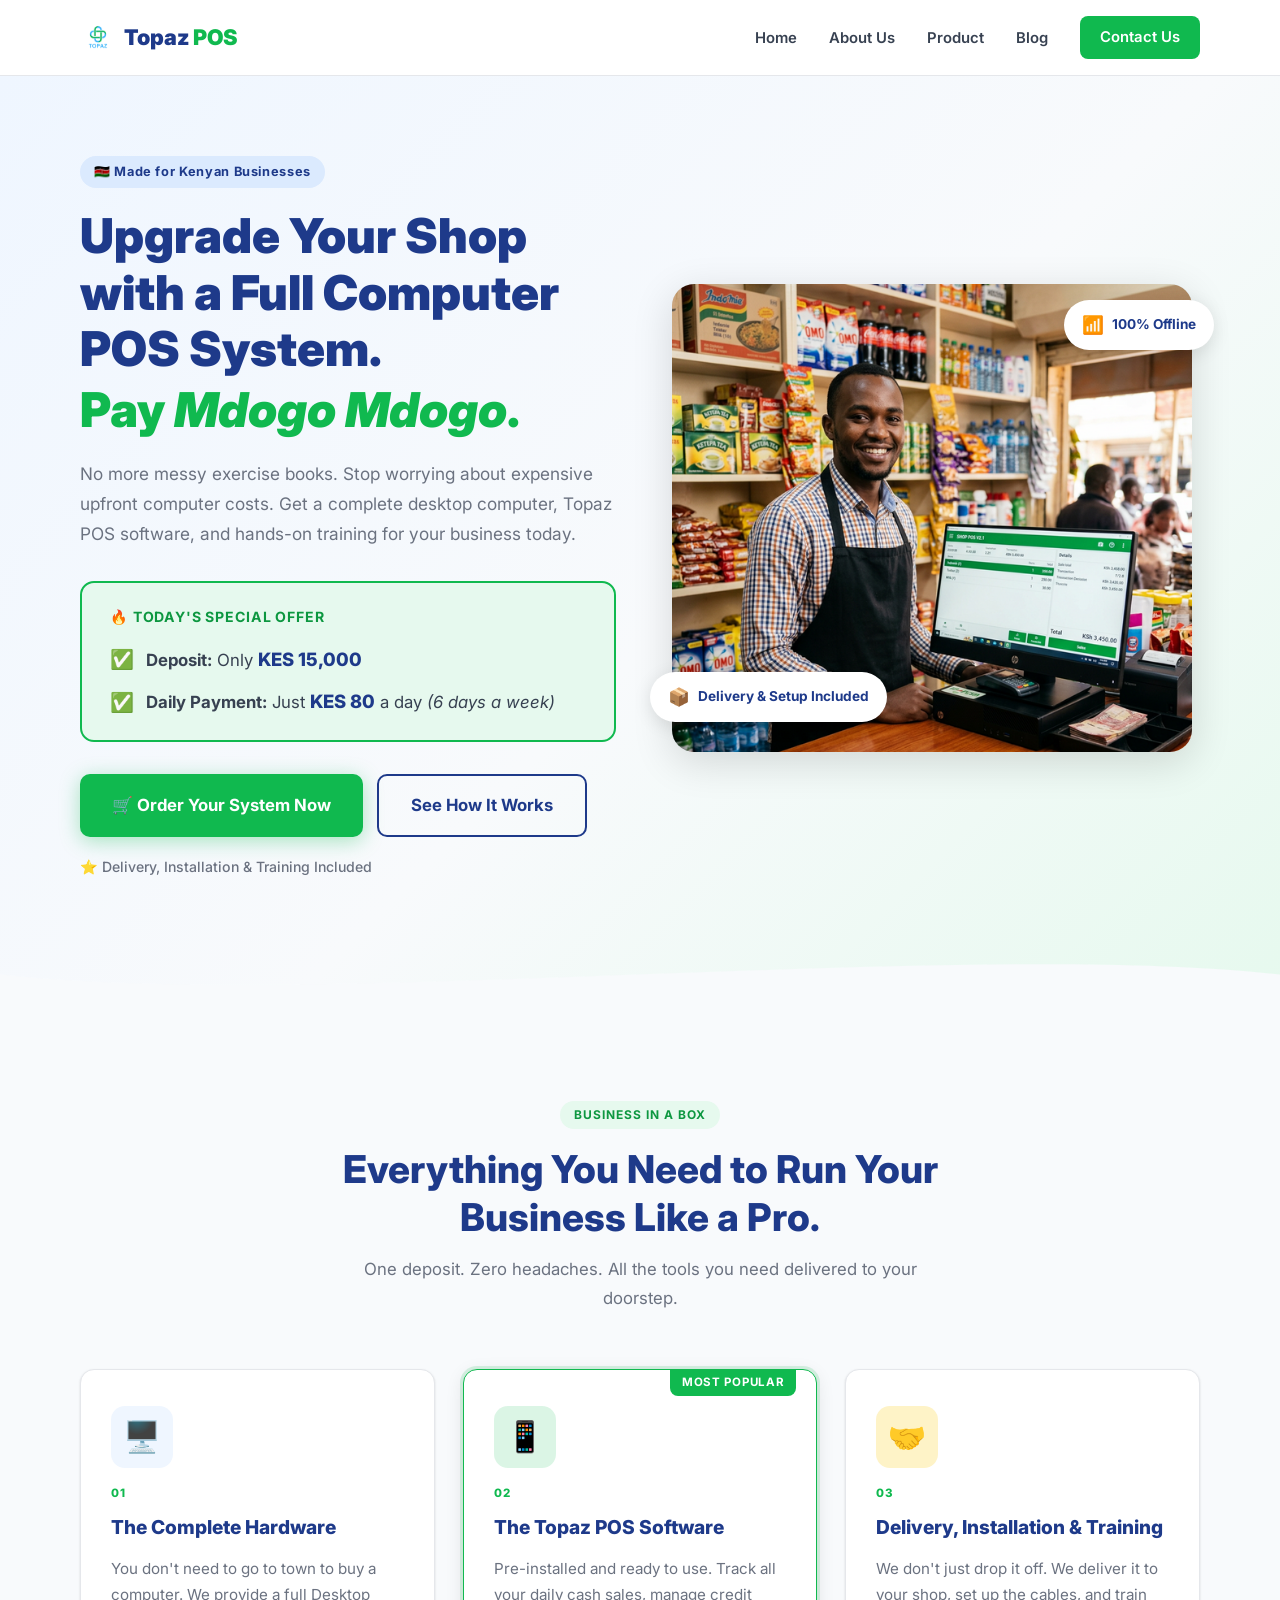
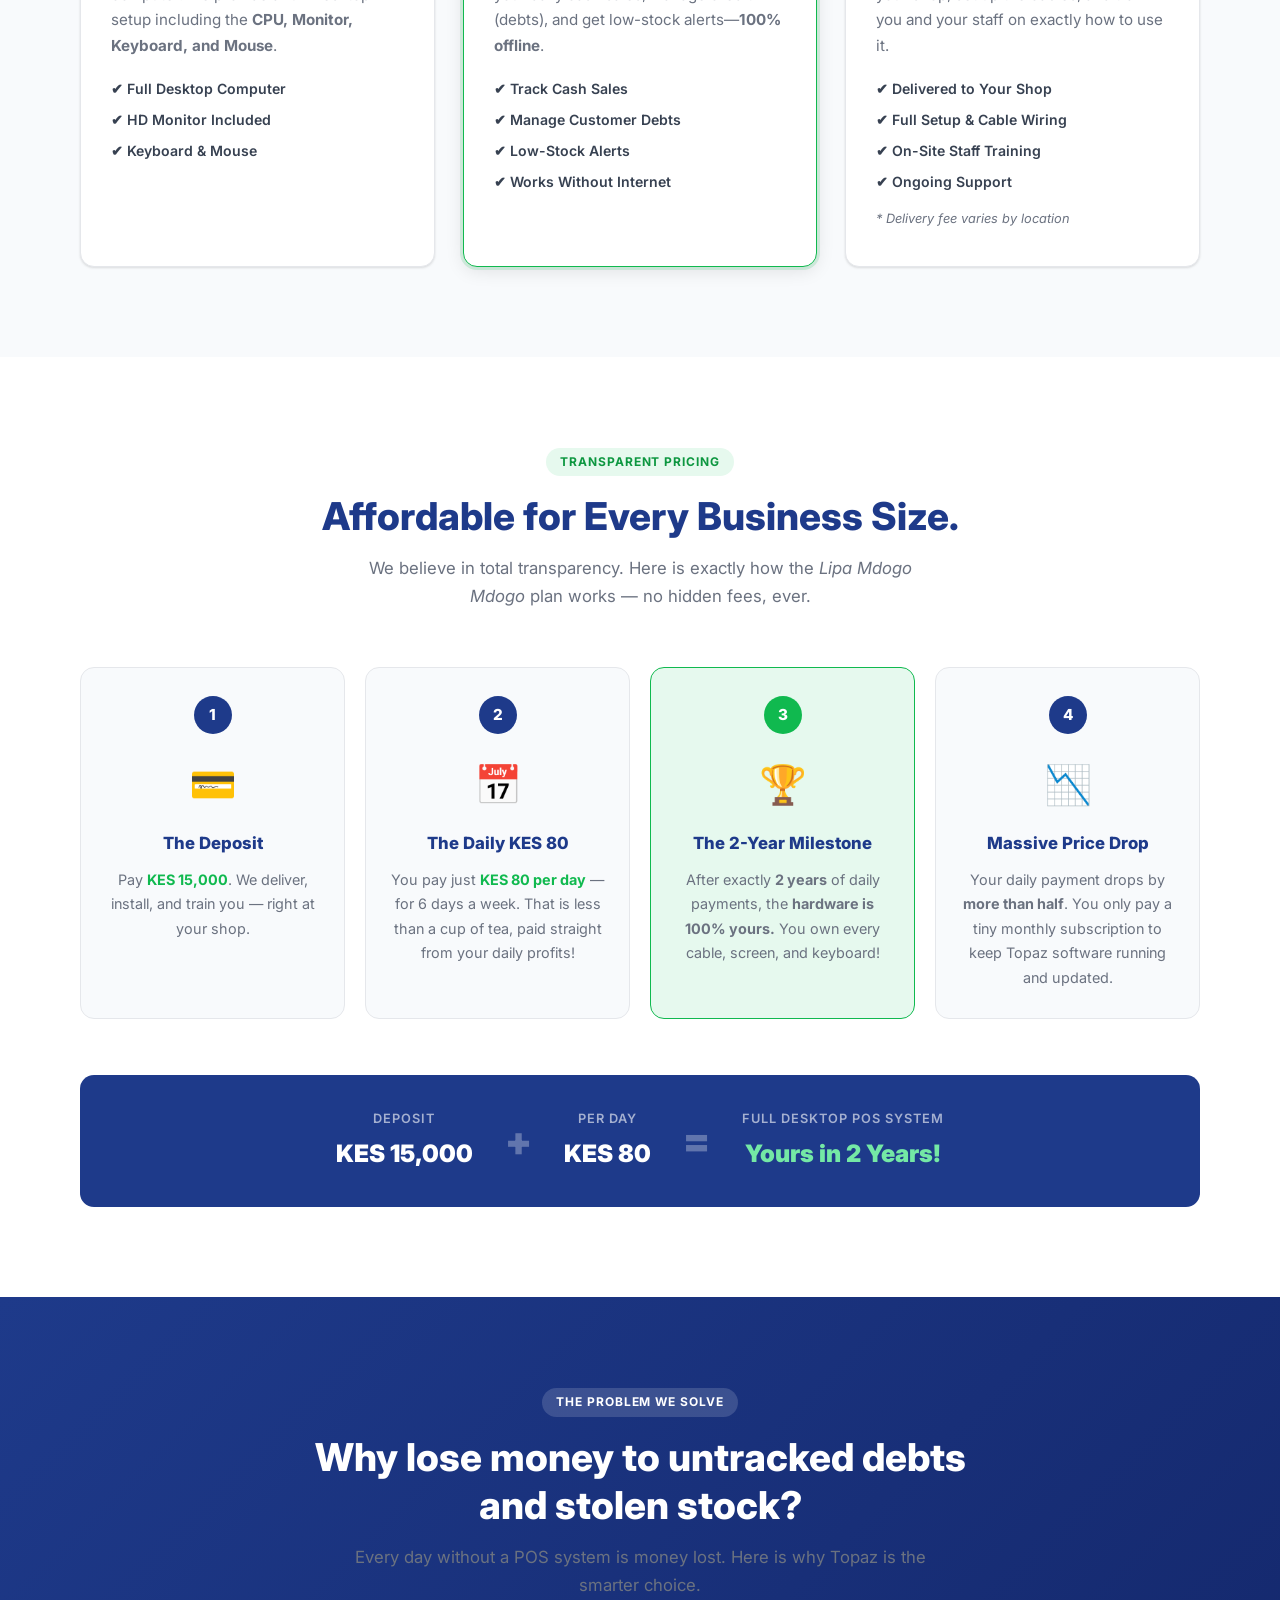
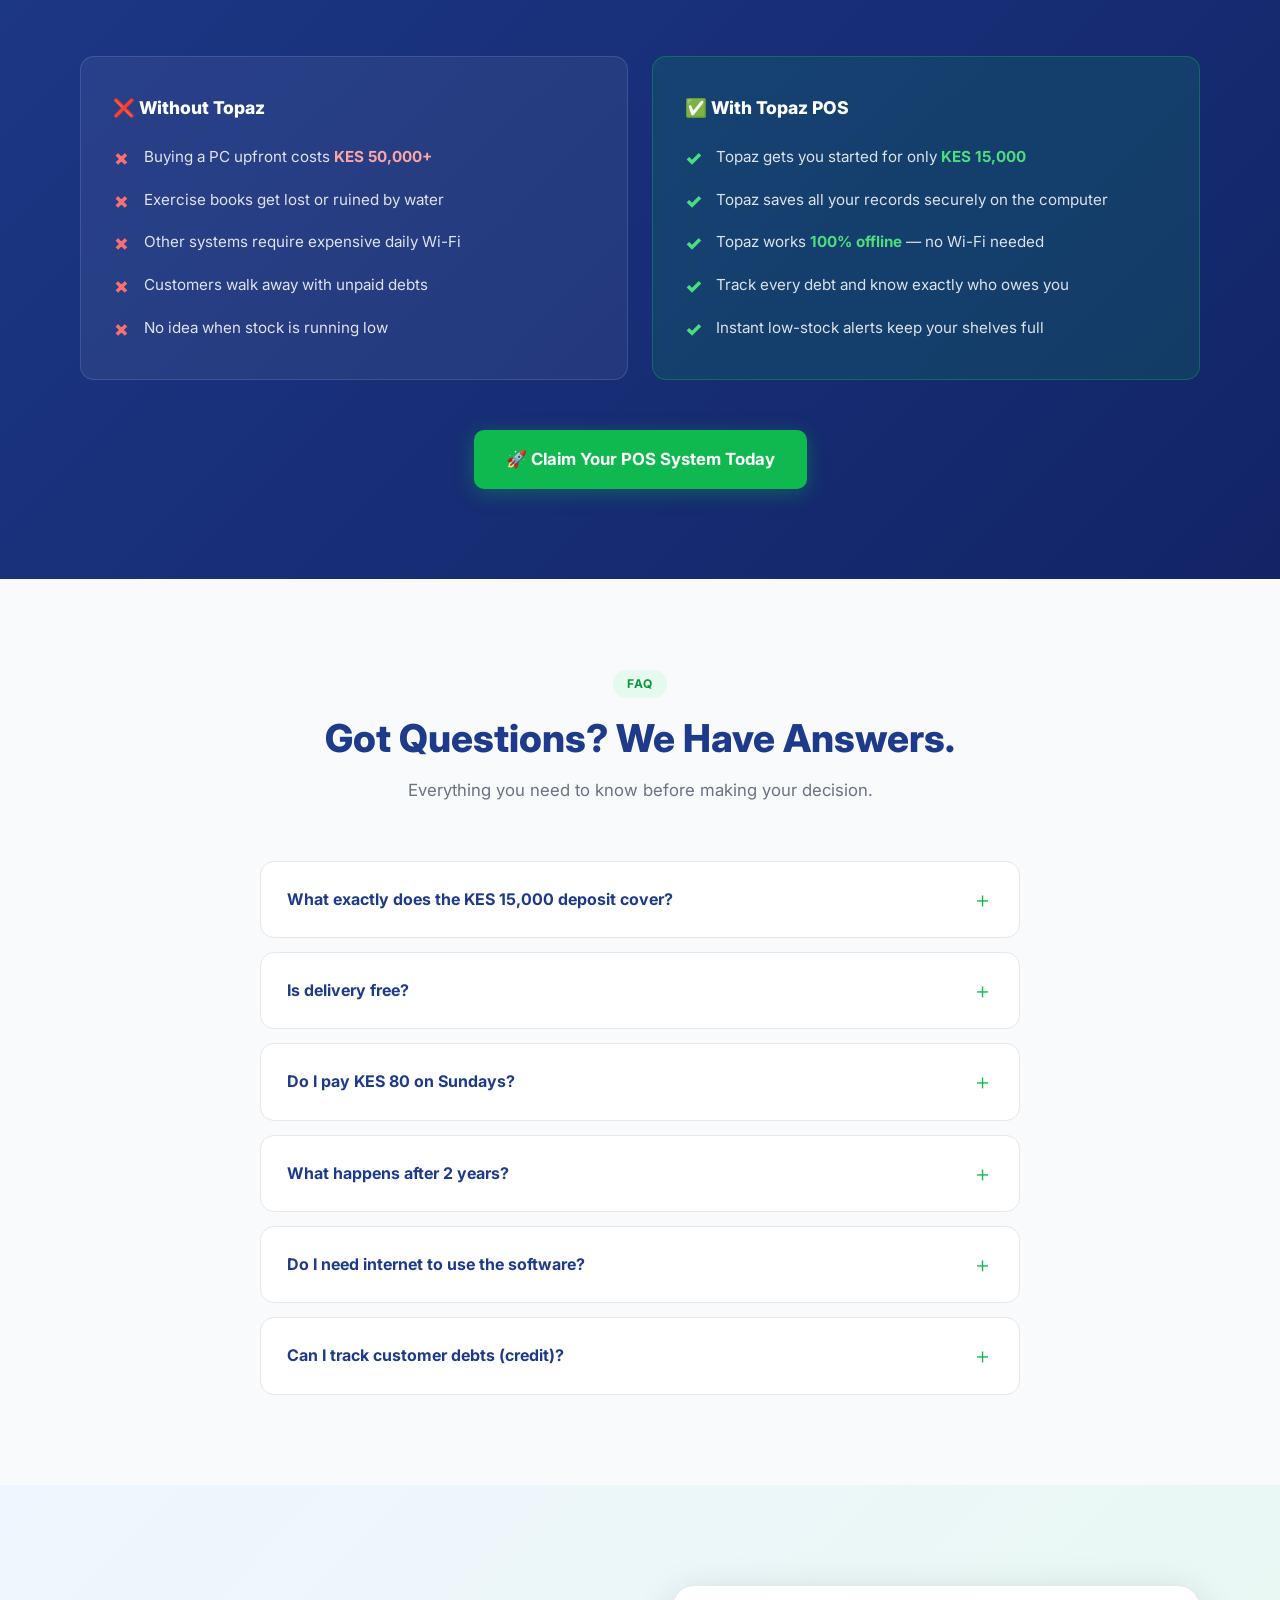
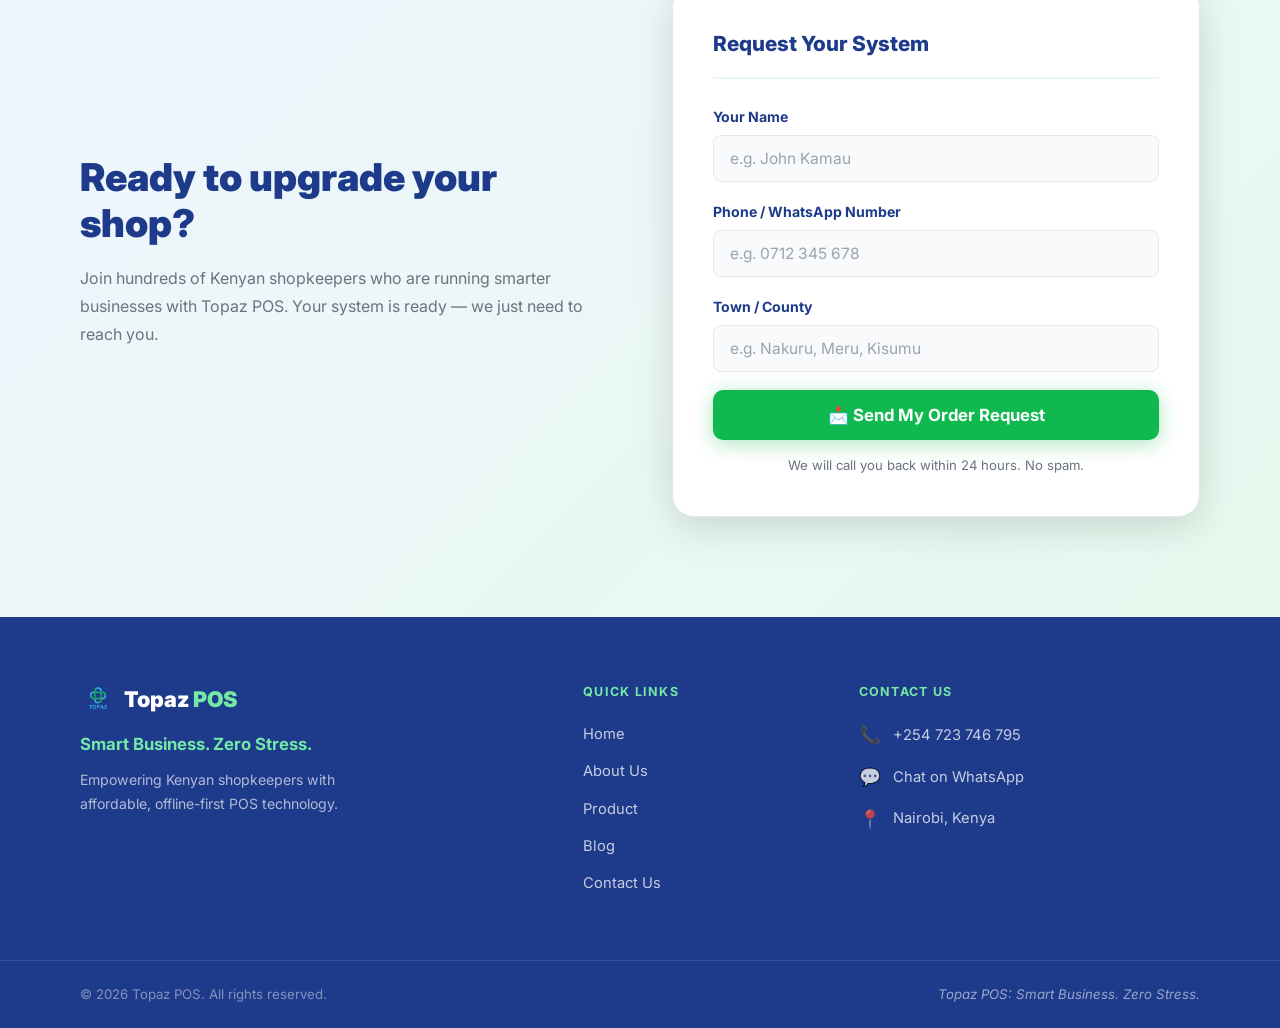
<file: index.html>
<!DOCTYPE html>
<html lang="en">

<head>
  <meta charset="UTF-8" />
  <meta name="viewport" content="width=device-width, initial-scale=1.0" />
  <meta name="description"
    content="Topaz POS — Get a full desktop computer POS system for your Kenyan shop. Pay Mdogo Mdogo from just KES 15,000 deposit and KES 80 per day. Track sales, manage debts, and run your business like a pro — 100% offline." />
  <meta name="keywords"
    content="POS Kenya, point of sale Kenya, shop computer Kenya, lipa mdogo mdogo, duka software, Topaz POS, business software Kenya" />
  <meta name="author" content="Topaz POS" />

  <!-- Open Graph / Social -->
  <meta property="og:type" content="website" />
  <meta property="og:title" content="Topaz POS — Smart Business. Zero Stress." />
  <meta property="og:description"
    content="Get a full desktop POS system for your shop. Only KES 15,000 deposit. Pay KES 80/day. 100% offline. Delivery & training included." />
  <meta property="og:image" content="hero.png" />

  <title>Topaz POS — Smart Business. Zero Stress.</title>
  <link rel="icon"
    href="data:image/svg+xml,<svg xmlns=%22http://www.w3.org/2000/svg%22 viewBox=%220 0 100 100%22><text y=%22.9em%22 font-size=%2290%22>💎</text></svg>">
  <link rel="preconnect" href="https://fonts.googleapis.com" />
  <link rel="preconnect" href="https://fonts.gstatic.com" crossorigin />
  <link href="https://fonts.googleapis.com/css2?family=Inter:wght@400;500;600;700;800;900&display=swap"
    rel="stylesheet" />
  <link rel="stylesheet" href="styles.css" />
</head>

<body>

  <!-- ===== NAVIGATION ===== -->
  <header class="navbar">
    <div class="container nav-inner">
      <a href="#home" class="logo" aria-label="Topaz POS Home">
        <img src="images/icon.png" alt="Topaz Logo" class="logo-img" style="height: 36px; width: auto;" />
        <span class="logo-text">Topaz <span class="logo-pos">POS</span></span>
      </a>
      <nav aria-label="Main navigation">
        <ul class="nav-links">
          <li><a href="#home">Home</a></li>
          <li><a href="#why-topaz">About Us</a></li>
          <li><a href="#what-you-get">Product</a></li>
          <li><a href="blog.html">Blog</a></li>
          <li><a href="#contact" class="btn btn-nav">Contact Us</a></li>
        </ul>
      </nav>
      <button class="hamburger" aria-label="Open menu" aria-expanded="false" id="hamburger">
        <span></span><span></span><span></span>
      </button>
    </div>
    <!-- Mobile drawer -->
    <nav class="mobile-nav" id="mobile-nav" aria-label="Mobile navigation">
      <ul>
        <li><a href="#home" class="mobile-link">Home</a></li>
        <li><a href="#why-topaz" class="mobile-link">About Us</a></li>
        <li><a href="#what-you-get" class="mobile-link">Product</a></li>
        <li><a href="blog.html" class="mobile-link">Blog</a></li>
        <li><a href="#contact" class="mobile-link btn btn-green-full">Contact Us</a></li>
      </ul>
    </nav>
  </header>

  <main>

    <!-- ===== SECTION 1: HERO ===== -->
    <section class="hero" id="home" aria-label="Hero section">
      <div class="container hero-inner">

        <!-- Left: Text content -->
        <div class="hero-content">
          <span class="badge">🇰🇪 Made for Kenyan Businesses</span>
          <h1 class="hero-title">
            Upgrade Your Shop with a Full Computer POS System.
            <span class="highlight-green">Pay&nbsp;<em>Mdogo Mdogo</em>.</span>
          </h1>
          <p class="hero-sub">
            No more messy exercise books. Stop worrying about expensive upfront computer costs. Get a complete desktop
            computer, Topaz POS software, and hands-on training for your business today.
          </p>

          <!-- Offer Box -->
          <div class="offer-box" aria-label="Special offer details">
            <p class="offer-title">🔥 Today's Special Offer</p>
            <ul class="offer-list">
              <li>
                <span class="check">✅</span>
                <span><strong>Deposit:</strong> Only <strong class="price">KES 15,000</strong></span>
              </li>
              <li>
                <span class="check">✅</span>
                <span><strong>Daily Payment:</strong> Just <strong class="price">KES 80</strong> a day <em>(6 days a
                    week)</em></span>
              </li>
            </ul>
          </div>

          <div class="hero-cta-group">
            <a href="#contact" class="btn btn-green btn-lg" id="hero-cta">
              🛒 Order Your System Now
            </a>
            <a href="#pricing" class="btn btn-outline btn-lg">See How It Works</a>
          </div>

          <p class="trust-note">⭐ Delivery, Installation &amp; Training Included</p>
        </div>

        <!-- Right: Hero Image -->
        <div class="hero-image-wrap" aria-hidden="true">
          <!-- IMAGE PLACEHOLDER: Replace src="hero.png" with actual photo -->
          <div class="hero-img-container">
            <img src="hero.png" alt="Happy Kenyan shopkeeper with Topaz POS desktop computer" class="hero-img"
              width="580" height="520" loading="eager"
              onerror="this.style.display='none'; this.nextElementSibling.style.display='flex';" />
            <div class="img-placeholder" style="display:none;">
              <span>🖥️</span>
              <p>Hero Photo</p>
              <small>Shopkeeper + POS Monitor</small>
            </div>
          </div>
          <!-- Floating badges -->
          <div class="float-badge badge-top-right">
            <span class="badge-icon">📶</span>
            <span>100% Offline</span>
          </div>
          <div class="float-badge badge-bottom-left">
            <span class="badge-icon">📦</span>
            <span>Delivery &amp; Setup Included</span>
          </div>
        </div>

      </div>

      <!-- Wave divider -->
      <div class="wave" aria-hidden="true">
        <svg viewBox="0 0 1440 80" xmlns="http://www.w3.org/2000/svg" preserveAspectRatio="none">
          <path d="M0,40 C360,80 1080,0 1440,40 L1440,80 L0,80 Z" fill="#F8FAFC" />
        </svg>
      </div>
    </section>

    <!-- ===== SECTION 2: WHAT YOU GET ===== -->
    <section class="section bg-light" id="what-you-get" aria-labelledby="wyg-title">
      <div class="container">
        <div class="section-header">
          <span class="section-tag">Business in a Box</span>
          <h2 id="wyg-title" class="section-title">Everything You Need to Run Your Business Like a Pro.</h2>
          <p class="section-sub">One deposit. Zero headaches. All the tools you need delivered to your doorstep.</p>
        </div>

        <div class="cards-grid">

          <article class="card" aria-label="Complete Hardware">
            <div class="card-icon-wrap" style="background: #EFF6FF;">
              <span class="card-icon">🖥️</span>
            </div>
            <div class="card-number">01</div>
            <h3 class="card-title">The Complete Hardware</h3>
            <p class="card-body">
              You don't need to go to town to buy a computer. We provide a full Desktop setup including the <strong>CPU,
                Monitor, Keyboard, and Mouse</strong>.
            </p>
            <ul class="card-features">
              <li>✔ Full Desktop Computer</li>
              <li>✔ HD Monitor Included</li>
              <li>✔ Keyboard &amp; Mouse</li>
            </ul>
          </article>

          <article class="card card-featured" aria-label="Topaz POS Software">
            <div class="featured-ribbon">Most Popular</div>
            <div class="card-icon-wrap" style="background: rgba(16,185,79,0.15);">
              <span class="card-icon">📱</span>
            </div>
            <div class="card-number">02</div>
            <h3 class="card-title">The Topaz POS Software</h3>
            <p class="card-body">
              Pre-installed and ready to use. Track all your daily cash sales, manage credit (debts), and get low-stock
              alerts—<strong>100% offline</strong>.
            </p>
            <ul class="card-features">
              <li>✔ Track Cash Sales</li>
              <li>✔ Manage Customer Debts</li>
              <li>✔ Low-Stock Alerts</li>
              <li>✔ Works Without Internet</li>
            </ul>
          </article>

          <article class="card" aria-label="Delivery, Installation and Training">
            <div class="card-icon-wrap" style="background: #FEF3C7;">
              <span class="card-icon">🤝</span>
            </div>
            <div class="card-number">03</div>
            <h3 class="card-title">Delivery, Installation &amp; Training</h3>
            <p class="card-body">
              We don't just drop it off. We deliver it to your shop, set up the cables, and train you and your staff on
              exactly how to use it.
            </p>
            <ul class="card-features">
              <li>✔ Delivered to Your Shop</li>
              <li>✔ Full Setup &amp; Cable Wiring</li>
              <li>✔ On-Site Staff Training</li>
              <li>✔ Ongoing Support</li>
            </ul>
            <p class="card-note">* Delivery fee varies by location</p>
          </article>

        </div><!-- / cards-grid -->
      </div>
    </section>

    <!-- ===== SECTION 3: PRICING / HOW IT WORKS ===== -->
    <section class="section bg-white" id="pricing" aria-labelledby="pricing-title">
      <div class="container">
        <div class="section-header">
          <span class="section-tag">Transparent Pricing</span>
          <h2 id="pricing-title" class="section-title">Affordable for Every Business Size.</h2>
          <p class="section-sub">We believe in total transparency. Here is exactly how the <em>Lipa Mdogo Mdogo</em>
            plan works — no hidden fees, ever.</p>
        </div>

        <div class="steps-wrap">

          <div class="step-connector" aria-hidden="true"></div>

          <div class="steps-grid">

            <article class="step-card" aria-label="Step 1">
              <div class="step-num">1</div>
              <div class="step-content">
                <div class="step-icon">💳</div>
                <h3 class="step-title">The Deposit</h3>
                <p class="step-body">Pay <strong class="green-text">KES 15,000</strong>. We deliver, install, and train
                  you — right at your shop.</p>
              </div>
            </article>

            <article class="step-card" aria-label="Step 2">
              <div class="step-num">2</div>
              <div class="step-content">
                <div class="step-icon">📅</div>
                <h3 class="step-title">The Daily KES 80</h3>
                <p class="step-body">You pay just <strong class="green-text">KES 80 per day</strong> — for 6 days a
                  week. That is less than a cup of tea, paid straight from your daily profits!</p>
              </div>
            </article>

            <article class="step-card step-card-highlight" aria-label="Step 3 - 2 Year Milestone">
              <div class="step-num step-num-green">3</div>
              <div class="step-content">
                <div class="step-icon">🏆</div>
                <h3 class="step-title">The 2-Year Milestone</h3>
                <p class="step-body">After exactly <strong>2 years</strong> of daily payments, the <strong>hardware is
                    100% yours.</strong> You own every cable, screen, and keyboard!</p>
              </div>
            </article>

            <article class="step-card" aria-label="Step 4">
              <div class="step-num">4</div>
              <div class="step-content">
                <div class="step-icon">📉</div>
                <h3 class="step-title">Massive Price Drop</h3>
                <p class="step-body">Your daily payment drops by <strong>more than half</strong>. You only pay a tiny
                  monthly subscription to keep Topaz software running and updated.</p>
              </div>
            </article>

          </div><!-- / steps-grid -->
        </div>

        <!-- Quick math box -->
        <div class="math-box" aria-label="Cost breakdown summary">
          <div class="math-item">
            <span class="math-label">Deposit</span>
            <span class="math-value">KES 15,000</span>
          </div>
          <div class="math-divider" aria-hidden="true">+</div>
          <div class="math-item">
            <span class="math-label">Per Day</span>
            <span class="math-value">KES 80</span>
          </div>
          <div class="math-divider" aria-hidden="true">=</div>
          <div class="math-item math-item-highlight">
            <span class="math-label">Full Desktop POS System</span>
            <span class="math-value green-text">Yours in 2 Years!</span>
          </div>
        </div>

      </div>
    </section>

    <!-- ===== SECTION 4: WHY TOPAZ ===== -->
    <section class="section why-section" id="why-topaz" aria-labelledby="why-title">
      <div class="container">
        <div class="section-header">
          <span class="section-tag section-tag-white">The Problem We Solve</span>
          <h2 id="why-title" class="section-title white-text">Why lose money to untracked debts and stolen stock?</h2>
          <p class="section-sub white-text-muted">Every day without a POS system is money lost. Here is why Topaz is the
            smarter choice.</p>
        </div>

        <div class="compare-grid">

          <div class="compare-col compare-col-bad" aria-label="Without Topaz">
            <h3 class="compare-heading">❌ Without Topaz</h3>
            <ul class="compare-list">
              <li class="compare-item compare-bad">
                <span class="compare-x">✗</span>
                <span>Buying a PC upfront costs <strong>KES 50,000+</strong></span>
              </li>
              <li class="compare-item compare-bad">
                <span class="compare-x">✗</span>
                <span>Exercise books get lost or ruined by water</span>
              </li>
              <li class="compare-item compare-bad">
                <span class="compare-x">✗</span>
                <span>Other systems require expensive daily Wi-Fi</span>
              </li>
              <li class="compare-item compare-bad">
                <span class="compare-x">✗</span>
                <span>Customers walk away with unpaid debts</span>
              </li>
              <li class="compare-item compare-bad">
                <span class="compare-x">✗</span>
                <span>No idea when stock is running low</span>
              </li>
            </ul>
          </div>

          <div class="compare-col compare-col-good" aria-label="With Topaz POS">
            <h3 class="compare-heading">✅ With Topaz POS</h3>
            <ul class="compare-list">
              <li class="compare-item compare-good">
                <span class="compare-check">✓</span>
                <span>Topaz gets you started for only <strong>KES 15,000</strong></span>
              </li>
              <li class="compare-item compare-good">
                <span class="compare-check">✓</span>
                <span>Topaz saves all your records securely on the computer</span>
              </li>
              <li class="compare-item compare-good">
                <span class="compare-check">✓</span>
                <span>Topaz works <strong>100% offline</strong> — no Wi-Fi needed</span>
              </li>
              <li class="compare-item compare-good">
                <span class="compare-check">✓</span>
                <span>Track every debt and know exactly who owes you</span>
              </li>
              <li class="compare-item compare-good">
                <span class="compare-check">✓</span>
                <span>Instant low-stock alerts keep your shelves full</span>
              </li>
            </ul>
          </div>

        </div><!-- / compare-grid -->

        <div class="why-cta">
          <a href="#contact" class="btn btn-green btn-lg" id="why-cta">
            🚀 Claim Your POS System Today
          </a>
        </div>

      </div>
    </section>

    <!-- ===== SECTION 5: FAQ ===== -->
    <section class="section bg-light" id="faq" aria-labelledby="faq-title">
      <div class="container">
        <div class="section-header">
          <span class="section-tag">FAQ</span>
          <h2 id="faq-title" class="section-title">Got Questions? We Have Answers.</h2>
          <p class="section-sub">Everything you need to know before making your decision.</p>
        </div>

        <div class="faq-list" role="list">

          <details class="faq-item" role="listitem">
            <summary class="faq-question">
              <span>What exactly does the KES 15,000 deposit cover?</span>
              <span class="faq-icon" aria-hidden="true">＋</span>
            </summary>
            <div class="faq-answer">
              <p>It secures your full desktop computer hardware, the Topaz POS software license, and the
                installation/training at your shop. You get everything in one go — no surprise extra costs.</p>
            </div>
          </details>

          <details class="faq-item" role="listitem">
            <summary class="faq-question">
              <span>Is delivery free?</span>
              <span class="faq-icon" aria-hidden="true">＋</span>
            </summary>
            <div class="faq-answer">
              <p>Delivery is arranged directly to your business. A small delivery fee applies depending on your exact
                location/county. Contact us for a quote specific to your area.</p>
            </div>
          </details>

          <details class="faq-item" role="listitem">
            <summary class="faq-question">
              <span>Do I pay KES 80 on Sundays?</span>
              <span class="faq-icon" aria-hidden="true">＋</span>
            </summary>
            <div class="faq-answer">
              <p>No! The payment is structured for <strong>6 days a week</strong>, giving you a well-deserved day of
                rest. Sunday is your free day.</p>
            </div>
          </details>

          <details class="faq-item" role="listitem">
            <summary class="faq-question">
              <span>What happens after 2 years?</span>
              <span class="faq-icon" aria-hidden="true">＋</span>
            </summary>
            <div class="faq-answer">
              <p>The computer becomes your <strong>permanent property</strong>! Your payments will drop drastically,
                leaving only a small fee to maintain the software and keep it updated.</p>
            </div>
          </details>

          <details class="faq-item" role="listitem">
            <summary class="faq-question">
              <span>Do I need internet to use the software?</span>
              <span class="faq-icon" aria-hidden="true">＋</span>
            </summary>
            <div class="faq-answer">
              <p>Not at all! Topaz POS is designed to work <strong>100% offline</strong>. Your sales, debts, and
                inventory are all stored securely on the computer in your shop — no data bundles required.</p>
            </div>
          </details>

          <details class="faq-item" role="listitem">
            <summary class="faq-question">
              <span>Can I track customer debts (credit)?</span>
              <span class="faq-icon" aria-hidden="true">＋</span>
            </summary>
            <div class="faq-answer">
              <p>Yes! The Topaz POS software has a built-in <strong>credit/debt management system</strong>. You can
                record who owes what, track payments, and always know your outstanding balances — no exercise book
                needed.</p>
            </div>
          </details>

        </div><!-- / faq-list -->
      </div>
    </section>

    <!-- ===== CONTACT / ORDER CTA ===== -->
    <section class="section cta-section" id="contact" aria-labelledby="cta-title">
      <div class="container cta-inner">
        <div class="cta-text">
          <h2 id="cta-title" class="cta-title">Ready to upgrade your shop?</h2>
          <p class="cta-sub">Join hundreds of Kenyan shopkeepers who are running smarter businesses with Topaz POS. Your
            system is ready — we just need to reach you.</p>
        </div>
        <div class="cta-box">
          <h3 class="cta-box-title">Request Your System</h3>
          <form class="cta-form" action="#" method="POST" aria-label="Order form">
            <div class="form-field">
              <label for="owner-name">Your Name</label>
              <input type="text" id="owner-name" name="owner_name" placeholder="e.g. John Kamau" required
                autocomplete="name" />
            </div>
            <div class="form-field">
              <label for="phone">Phone / WhatsApp Number</label>
              <input type="tel" id="phone" name="phone" placeholder="e.g. 0712 345 678" required autocomplete="tel" />
            </div>
            <div class="form-field">
              <label for="location">Town / County</label>
              <input type="text" id="location" name="location" placeholder="e.g. Nakuru, Meru, Kisumu" required />
            </div>
            <button type="submit" class="btn btn-green btn-full btn-lg">
              📩 Send My Order Request
            </button>
            <p class="form-note">We will call you back within 24 hours. No spam.</p>
          </form>
        </div>
      </div>
    </section>

  </main>

  <!-- ===== FOOTER ===== -->
  <footer class="footer" id="footer" aria-label="Site footer">
    <div class="container footer-inner">

      <div class="footer-brand">
        <a href="#home" class="logo logo-white" aria-label="Topaz POS Home">
          <img src="images/icon.png" alt="Topaz Logo" class="logo-img" style="height: 36px; width: auto;" />
          <span class="logo-text">Topaz <span class="logo-pos">POS</span></span>
        </a>
        <p class="footer-tagline">Smart Business. Zero Stress.</p>
        <p class="footer-desc">Empowering Kenyan shopkeepers with affordable, offline-first POS technology.</p>
      </div>

      <div class="footer-links">
        <h4 class="footer-heading">Quick Links</h4>
        <ul>
          <li><a href="#home">Home</a></li>
          <li><a href="#why-topaz">About Us</a></li>
          <li><a href="#what-you-get">Product</a></li>
          <li><a href="blog.html">Blog</a></li>
          <li><a href="#contact">Contact Us</a></li>
        </ul>
      </div>

      <div class="footer-contact">
        <h4 class="footer-heading">Contact Us</h4>
        <ul class="footer-contact-list">
          <li>
            <span class="contact-icon">📞</span>
            <a href="tel:+254723746795">+254 723 746 795</a>
          </li>
          <li>
            <span class="contact-icon">💬</span>
            <a href="https://wa.me/254723746795" target="_blank" rel="noopener noreferrer">Chat on WhatsApp</a>
          </li>
          <li>
            <span class="contact-icon">📍</span>
            <span>Nairobi, Kenya</span>
          </li>
        </ul>
      </div>

    </div>

    <div class="footer-bottom">
      <div class="container footer-bottom-inner">
        <p>&copy; <span id="year"></span> Topaz POS. All rights reserved.</p>
        <p class="footer-motto">Topaz POS: Smart Business. Zero Stress.</p>
      </div>
    </div>
  </footer>

  <script>
    // Auto year
    document.getElementById('year').textContent = new Date().getFullYear();

    // Hamburger menu toggle
    const hamburger = document.getElementById('hamburger');
    const mobileNav = document.getElementById('mobile-nav');
    hamburger.addEventListener('click', () => {
      const open = hamburger.getAttribute('aria-expanded') === 'true';
      hamburger.setAttribute('aria-expanded', String(!open));
      hamburger.classList.toggle('open');
      mobileNav.classList.toggle('mobile-nav-open');
    });

    // Close mobile nav on link click
    document.querySelectorAll('.mobile-link').forEach(link => {
      link.addEventListener('click', () => {
        hamburger.setAttribute('aria-expanded', 'false');
        hamburger.classList.remove('open');
        mobileNav.classList.remove('mobile-nav-open');
      });
    });

    // FAQ icon toggle
    document.querySelectorAll('.faq-item').forEach(item => {
      item.addEventListener('toggle', () => {
        const icon = item.querySelector('.faq-icon');
        icon.textContent = item.open ? '－' : '＋';
      });
    });

    // Sticky navbar shadow on scroll
    const navbar = document.querySelector('.navbar');
    window.addEventListener('scroll', () => {
      navbar.classList.toggle('navbar-scrolled', window.scrollY > 20);
    });

    // Intersection Observer for fade-in animations
    const observer = new IntersectionObserver((entries) => {
      entries.forEach(entry => {
        if (entry.isIntersecting) {
          entry.target.classList.add('visible');
        }
      });
    }, { threshold: 0.12 });

    document.querySelectorAll('.card, .step-card, .compare-col, .faq-item, .cta-box').forEach(el => {
      el.classList.add('fade-in');
      observer.observe(el);
    });

    // WhatsApp Form Submission
    const orderForm = document.querySelector('.cta-form');
    if (orderForm) {
      orderForm.addEventListener('submit', (e) => {
        e.preventDefault();
        const name = document.getElementById('owner-name').value;
        const phone = document.getElementById('phone').value;
        const location = document.getElementById('location').value;

        const message = `Hello, I would like to request a Topaz POS system.\n\nName: ${name}\nPhone: ${phone}\nLocation: ${location}`;
        const whatsappUrl = `https://wa.me/254723746795?text=${encodeURIComponent(message)}`;
        window.open(whatsappUrl, '_blank');
      });
    }
  </script>

</body>

</html>
</file>
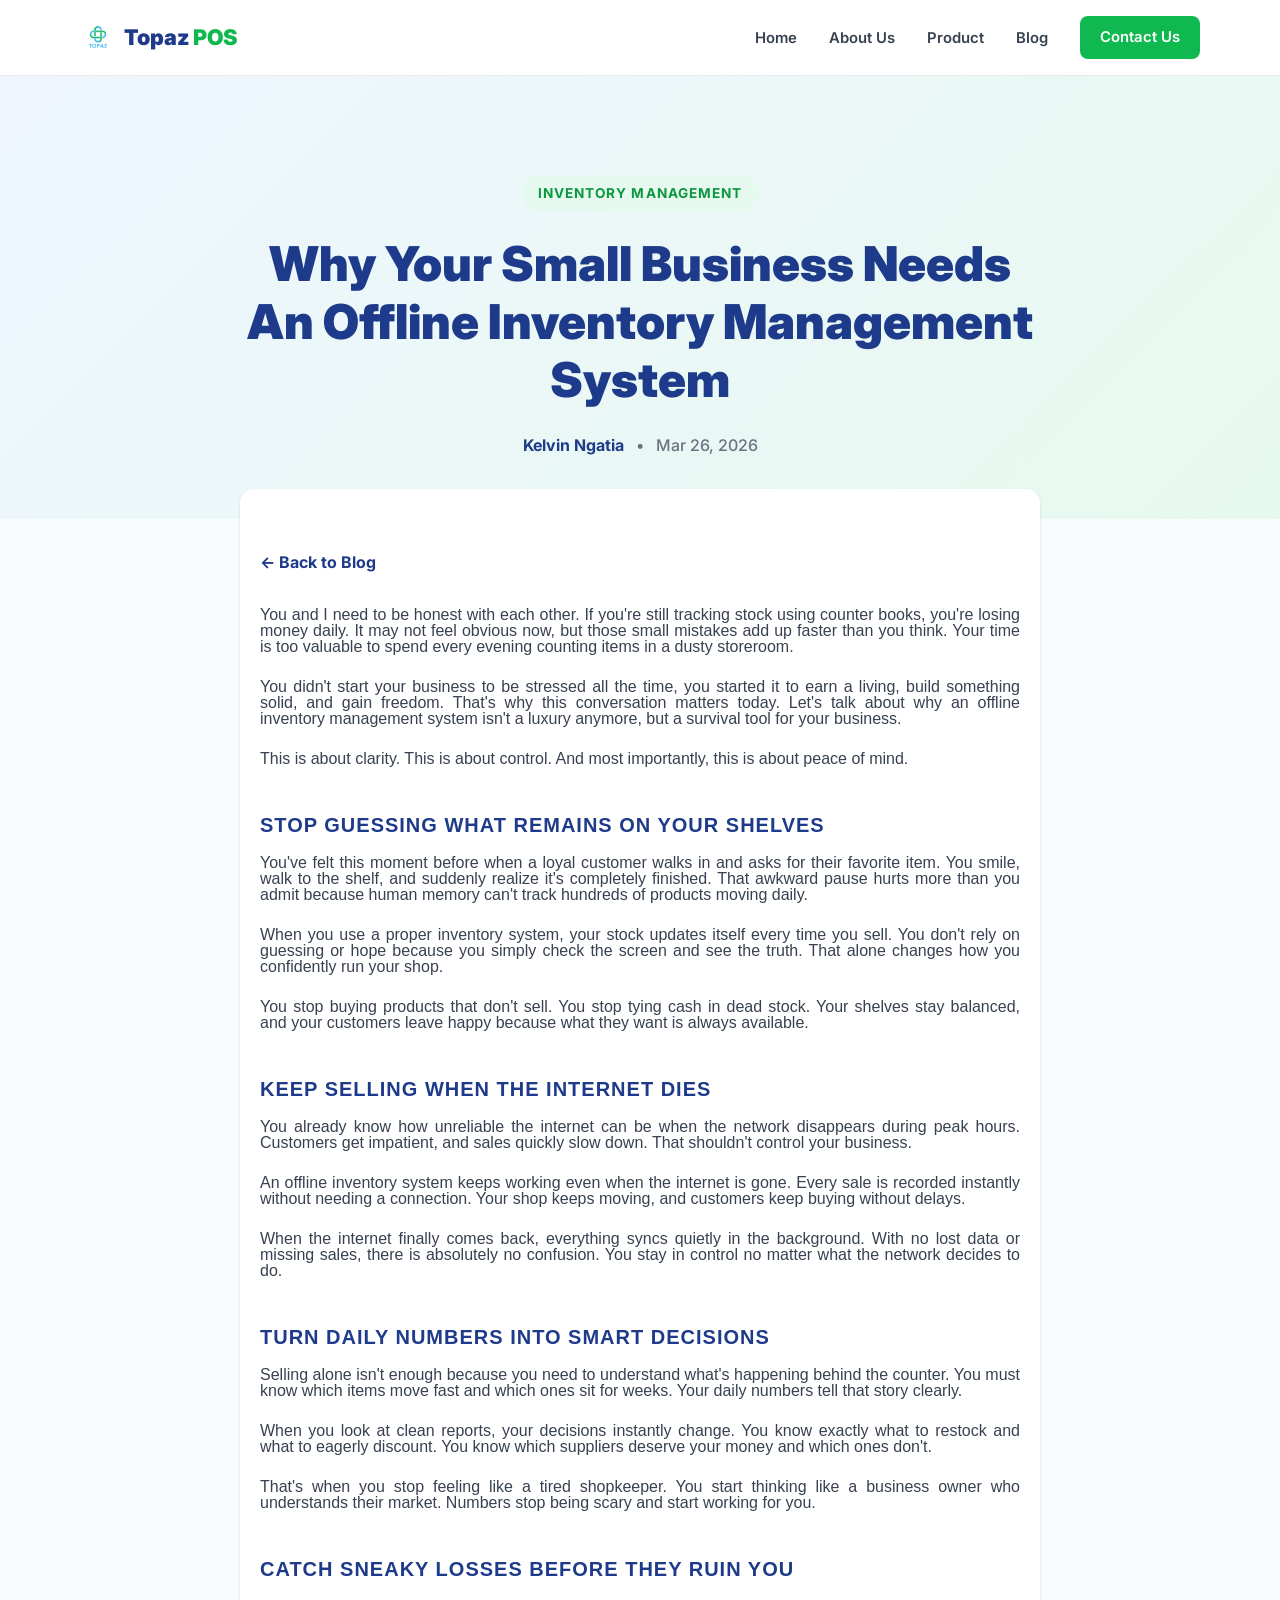
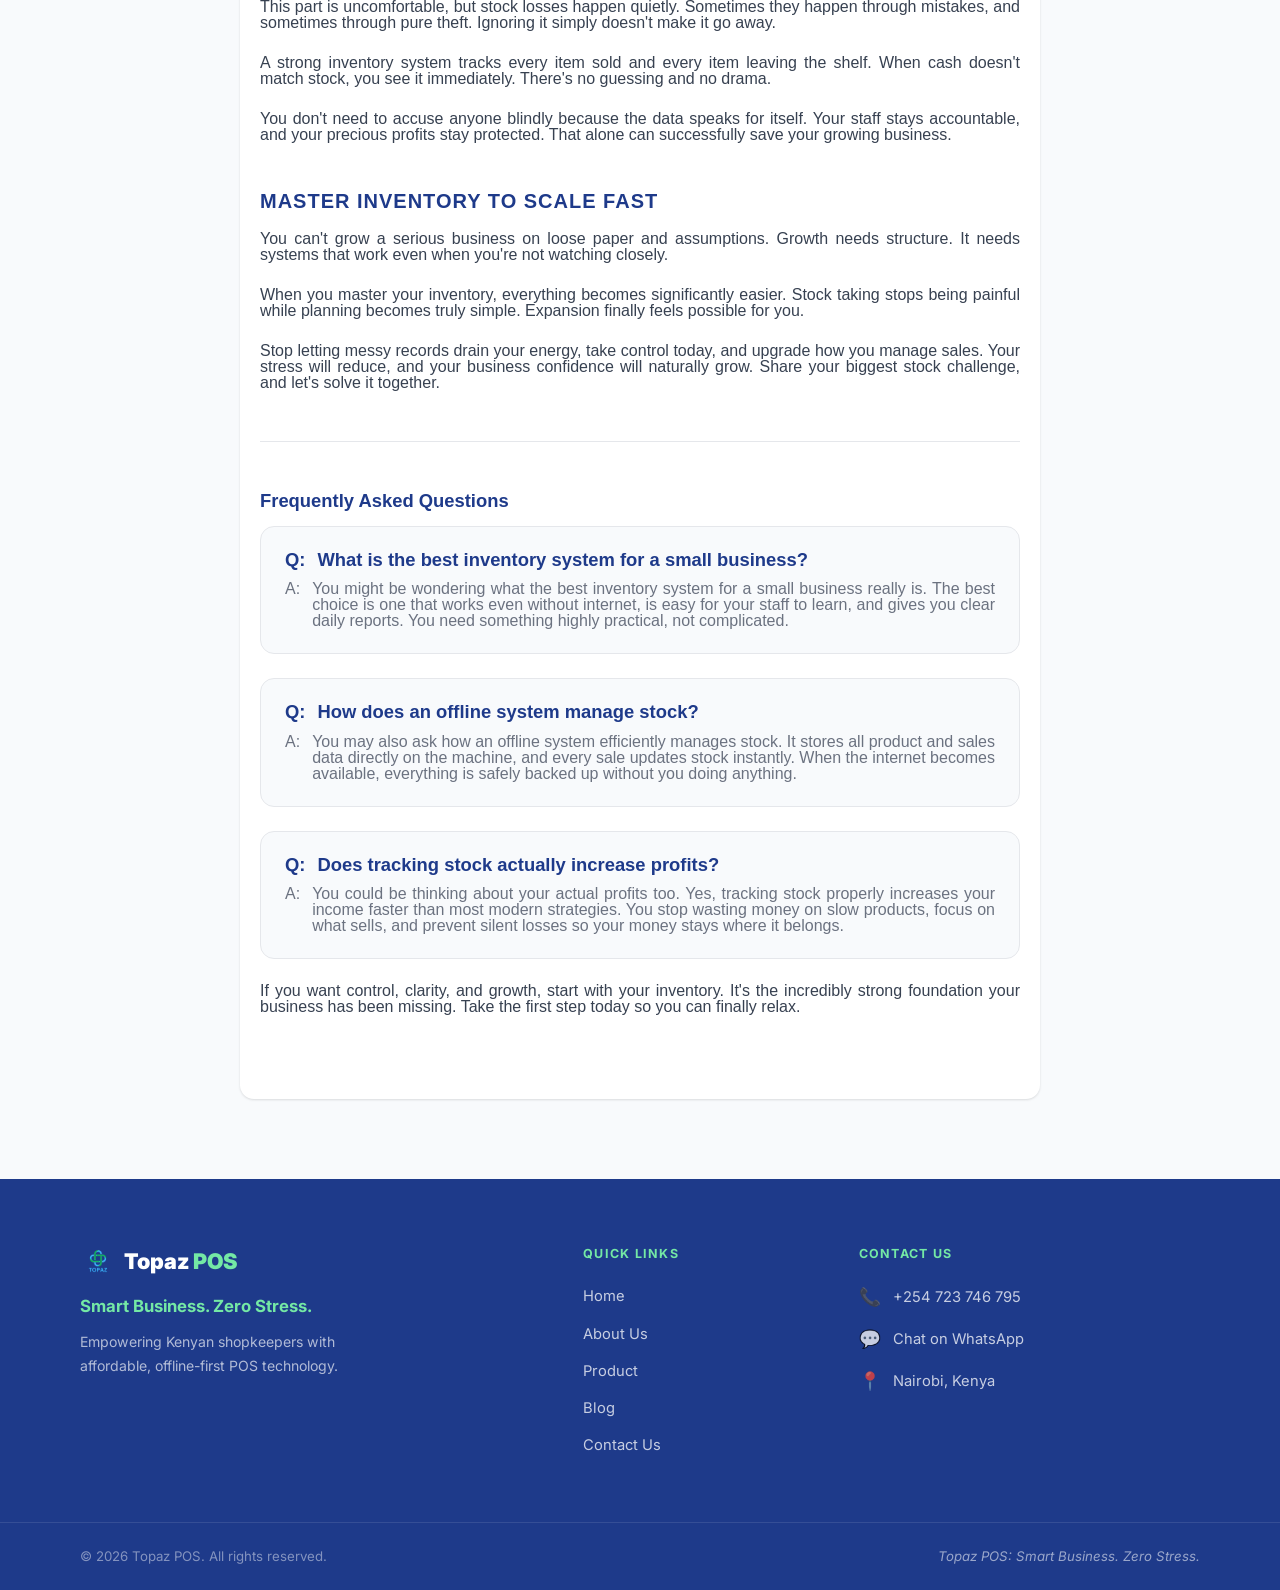
<file: blog-offline-inventory.html>
<!DOCTYPE html>
<html lang="en">

<head>
    <meta charset="UTF-8" />
    <meta name="viewport" content="width=device-width, initial-scale=1.0" />
    <meta name="description"
        content="Why Your Small Business Needs an Offline Inventory Management System - Topaz POS Blog" />
    <title>Why Your Small Business Needs an Offline Inventory Management System | Topaz POS</title>
    <link rel="icon"
        href="data:image/svg+xml,<svg xmlns=%22http://www.w3.org/2000/svg%22 viewBox=%220 0 100 100%22><text y=%22.9em%22 font-size=%2290%22>💎</text></svg>">
    <link rel="preconnect" href="https://fonts.googleapis.com" />
    <link rel="preconnect" href="https://fonts.gstatic.com" crossorigin />
    <link href="https://fonts.googleapis.com/css2?family=Inter:wght@400;500;600;700;800;900&display=swap"
        rel="stylesheet" />
    <link rel="stylesheet" href="styles.css" />
    <style>
        .article-header {
            background: linear-gradient(135deg, #EFF6FF 0%, #e6f9ee 100%);
            padding: 100px 0 60px;
            text-align: center;
        }

        .article-category {
            display: inline-block;
            background: var(--green-light);
            color: var(--green-dark);
            font-size: 0.85rem;
            font-weight: 700;
            text-transform: uppercase;
            letter-spacing: 0.08em;
            padding: 6px 16px;
            border-radius: 99px;
            margin-bottom: 24px;
        }

        .article-title {
            font-size: clamp(2rem, 4vw, 3rem);
            font-weight: 900;
            color: var(--navy);
            line-height: 1.2;
            max-width: 800px;
            margin: 0 auto 24px;
            text-transform: capitalize;
        }

        .article-meta {
            font-size: 1rem;
            color: var(--muted);
            font-weight: 500;
            display: flex;
            align-items: center;
            justify-content: center;
            gap: 12px;
        }

        .article-author {
            color: var(--navy);
            font-weight: 700;
        }

        .article-content-wrap {
            max-width: 800px;
            margin: 0 auto;
            padding: 60px 20px;
            background: var(--white);
            border-radius: var(--radius-md);
            box-shadow: var(--shadow-sm);
            margin-top: -30px;
            position: relative;
            z-index: 10;
        }

        .article-content {
            font-family: Verdana, sans-serif;
            font-size: 12pt;
            color: var(--text);
            line-height: 1.0;
            text-align: justify;
        }

        .article-content p {
            margin-bottom: 24px;
        }

        .article-content h2 {
            font-size: 1.25rem;
            font-weight: 800;
            color: var(--navy);
            margin: 48px 0 20px;
            text-transform: uppercase;
            letter-spacing: 0.05em;
            text-align: left;
        }

        .article-content h3 {
            font-size: 1.15rem;
            font-weight: 800;
            color: var(--navy);
            margin: 40px 0 16px;
            text-align: left;
        }

        .article-content .faq-item {
            margin-bottom: 24px;
            border: 1px solid var(--border);
            border-radius: var(--radius-md);
            padding: 24px;
            background: var(--light);
        }

        .article-content .faq-q {
            font-weight: 800;
            color: var(--navy);
            font-size: 1.15rem;
            margin-bottom: 12px;
            display: flex;
            gap: 12px;
        }

        .article-content .faq-a {
            color: var(--muted);
            display: flex;
            gap: 12px;
        }

        .article-cta {
            background: var(--green-light);
            border: 2px solid var(--green);
            border-radius: var(--radius-md);
            padding: 30px;
            text-align: center;
            margin-top: 50px;
        }

        .article-cta h3 {
            margin-top: 0;
            color: var(--navy);
        }

        /* Back link */
        .back-link {
            display: inline-flex;
            align-items: center;
            gap: 8px;
            color: var(--navy);
            font-weight: 700;
            font-size: 1rem;
            margin-bottom: 30px;
            transition: color 0.2s;
        }

        .back-link:hover {
            color: var(--green);
        }
    </style>
</head>

<body>

    <!-- ===== NAVIGATION ===== -->
    <header class="navbar">
        <div class="container nav-inner">
            <a href="index.html" class="logo" aria-label="Topaz POS Home">
                <img src="images/icon.png" alt="Topaz Logo" class="logo-img" style="height: 36px; width: auto;"
                    onerror="this.style.display='none';" />
                <span class="logo-text">Topaz <span class="logo-pos">POS</span></span>
            </a>
            <nav aria-label="Main navigation">
                <ul class="nav-links">
                    <li><a href="index.html#home">Home</a></li>
                    <li><a href="index.html#why-topaz">About Us</a></li>
                    <li><a href="index.html#what-you-get">Product</a></li>
                    <li><a href="blog.html">Blog</a></li>
                    <li><a href="index.html#contact" class="btn btn-nav">Contact Us</a></li>
                </ul>
            </nav>
            <button class="hamburger" aria-label="Open menu" aria-expanded="false" id="hamburger">
                <span></span><span></span><span></span>
            </button>
        </div>
        <!-- Mobile drawer -->
        <nav class="mobile-nav" id="mobile-nav" aria-label="Mobile navigation">
            <ul>
                <li><a href="index.html#home" class="mobile-link">Home</a></li>
                <li><a href="index.html#why-topaz" class="mobile-link">About Us</a></li>
                <li><a href="index.html#what-you-get" class="mobile-link">Product</a></li>
                <li><a href="blog.html" class="mobile-link">Blog</a></li>
                <li><a href="index.html#contact" class="mobile-link btn btn-green-full">Contact Us</a></li>
            </ul>
        </nav>
    </header>

    <main class="bg-light">
        <!-- ===== ARTICLE HEADER ===== -->
        <section class="article-header">
            <div class="container fade-in">
                <span class="article-category">Inventory Management</span>
                <h1 class="article-title">Why Your Small Business Needs an Offline Inventory Management System</h1>
                <div class="article-meta">
                    <span class="article-author">Kelvin Ngatia</span>
                    <span>•</span>
                    <span>Mar 26, 2026</span>
                </div>
            </div>
        </section>

        <!-- ===== ARTICLE CONTENT ===== -->
        <section class="container" style="padding-bottom: 80px;">
            <article class="article-content-wrap fade-in">
                <a href="blog.html" class="back-link">← Back to Blog</a>

                <div class="article-content">
                    <p>You and I need to be honest with each other. If you're still tracking stock using counter
                        books, you're losing money daily. It may not feel obvious now, but those small
                        mistakes add up faster than you think. Your time is too valuable to spend every evening counting
                        items in a dusty storeroom.</p>

                    <p>You didn't start your business to be stressed all the time, you started it to earn a living,
                        build something solid, and gain freedom. That's why this conversation matters today. Let's talk
                        about why an offline inventory management system isn't a luxury anymore, but a survival tool for
                        your business.</p>

                    <p>This is about clarity. This is about control. And most importantly, this is about peace of mind.
                    </p>

                    <h2>Stop Guessing What Remains On Your Shelves</h2>

                    <p>You've felt this moment before when a loyal customer walks in and asks for their favorite item.
                        You smile, walk to the shelf, and suddenly realize it's completely finished. That awkward pause
                        hurts more than you admit because human memory can't track hundreds of products moving daily.
                    </p>

                    <p>When you use a proper inventory system, your stock updates itself every time you sell. You don't
                        rely on guessing or hope because you simply check the screen and see the truth. That alone
                        changes how you confidently run your shop.</p>

                    <p>You stop buying products that don't sell. You stop tying cash in dead stock. Your shelves stay
                        balanced, and your customers leave happy because what they want is always available.</p>

                    <h2>Keep Selling When The Internet Dies</h2>

                    <p>You already know how unreliable the internet can be when the network disappears during peak
                        hours. Customers get impatient, and sales quickly slow down. That shouldn't control your
                        business.</p>

                    <p>An offline inventory system keeps working even when the internet is gone. Every sale is recorded
                        instantly without needing a connection. Your shop keeps moving, and customers keep buying
                        without delays.</p>

                    <p>When the internet finally comes back, everything syncs quietly in the background. With no lost
                        data or missing sales, there is absolutely no confusion. You stay in control no matter what the
                        network decides to do.</p>

                    <h2>Turn Daily Numbers Into Smart Decisions</h2>

                    <p>Selling alone isn't enough because you need to understand what's happening behind the counter.
                        You must know which items move fast and which ones sit for weeks. Your daily numbers tell that
                        story clearly.</p>

                    <p>When you look at clean reports, your decisions instantly change. You know exactly what to restock
                        and what to eagerly discount. You know which suppliers deserve your money and which ones don't.
                    </p>

                    <p>That's when you stop feeling like a tired shopkeeper. You start thinking like a business owner
                        who understands their market. Numbers stop being scary and start working for you.</p>

                    <h2>Catch Sneaky Losses Before They Ruin You</h2>

                    <p>This part is uncomfortable, but stock losses happen quietly. Sometimes they happen through
                        mistakes, and sometimes through pure theft. Ignoring it simply doesn't make it go away.</p>

                    <p>A strong inventory system tracks every item sold and every item leaving the shelf. When cash
                        doesn't match stock, you see it immediately. There's no guessing and no drama.</p>

                    <p>You don't need to accuse anyone blindly because the data speaks for itself. Your staff stays
                        accountable, and your precious profits stay protected. That alone can successfully save your
                        growing business.</p>

                    <h2>Master Inventory To Scale Fast</h2>

                    <p>You can't grow a serious business on loose paper and assumptions. Growth needs structure. It
                        needs systems that work even when you're not watching closely.</p>

                    <p>When you master your inventory, everything becomes significantly easier. Stock taking stops being
                        painful while planning becomes truly simple. Expansion finally feels possible for you.</p>

                    <p>Stop letting messy records drain your energy, take control today, and upgrade how you manage
                        sales. Your stress will reduce, and your business confidence will naturally grow. Share your
                        biggest stock challenge, and let's solve it together.</p>

                    <hr style="border:none; border-top:1px solid var(--border); margin: 50px 0;">

                    <h3>Frequently Asked Questions</h3>

                    <div class="faq-item">
                        <div class="faq-q">
                            <span>Q:</span>
                            <span>What is the best inventory system for a small business?</span>
                        </div>
                        <div class="faq-a">
                            <span>A:</span>
                            <span>You might be wondering what the best inventory system for a small business really is.
                                The best choice is one that works even without internet, is easy for your staff to
                                learn, and gives you clear daily reports. You need something highly practical, not
                                complicated.</span>
                        </div>
                    </div>

                    <div class="faq-item">
                        <div class="faq-q">
                            <span>Q:</span>
                            <span>How does an offline system manage stock?</span>
                        </div>
                        <div class="faq-a">
                            <span>A:</span>
                            <span>You may also ask how an offline system efficiently manages stock. It stores all
                                product and sales data directly on the machine, and every sale updates stock instantly.
                                When the internet becomes available, everything is safely backed up without you doing
                                anything.</span>
                        </div>
                    </div>

                    <div class="faq-item">
                        <div class="faq-q">
                            <span>Q:</span>
                            <span>Does tracking stock actually increase profits?</span>
                        </div>
                        <div class="faq-a">
                            <span>A:</span>
                            <span>You could be thinking about your actual profits too. Yes, tracking stock properly
                                increases your income faster than most modern strategies. You stop wasting money on slow
                                products, focus on what sells, and prevent silent losses so your money stays where it
                                belongs.</span>
                        </div>
                    </div>

                    <p>If you want control, clarity, and growth, start with your inventory. It's the incredibly strong
                        foundation your business has been missing. Take the first step today so you can finally relax.
                    </p>

                </div>
            </article>
        </section>

    </main>

    <!-- ===== FOOTER ===== -->
    <footer class="footer" id="footer" aria-label="Site footer">
        <div class="container footer-inner">

            <div class="footer-brand">
                <a href="index.html" class="logo logo-white" aria-label="Topaz POS Home">
                    <img src="images/icon.png" alt="Topaz Logo" class="logo-img" style="height: 36px; width: auto;"
                        onerror="this.style.display='none';" />
                    <span class="logo-text">Topaz <span class="logo-pos">POS</span></span>
                </a>
                <p class="footer-tagline">Smart Business. Zero Stress.</p>
                <p class="footer-desc">Empowering Kenyan shopkeepers with affordable, offline-first POS technology.</p>
            </div>

            <div class="footer-links">
                <h4 class="footer-heading">Quick Links</h4>
                <ul>
                    <li><a href="index.html#home">Home</a></li>
                    <li><a href="index.html#why-topaz">About Us</a></li>
                    <li><a href="index.html#what-you-get">Product</a></li>
                    <li><a href="blog.html">Blog</a></li>
                    <li><a href="index.html#contact">Contact Us</a></li>
                </ul>
            </div>

            <div class="footer-contact">
                <h4 class="footer-heading">Contact Us</h4>
                <ul class="footer-contact-list">
                    <li>
                        <span class="contact-icon">📞</span>
                        <a href="tel:+254723746795">+254 723 746 795</a>
                    </li>
                    <li>
                        <span class="contact-icon">💬</span>
                        <a href="https://wa.me/254723746795" target="_blank" rel="noopener noreferrer">Chat on
                            WhatsApp</a>
                    </li>
                    <li>
                        <span class="contact-icon">📍</span>
                        <span>Nairobi, Kenya</span>
                    </li>
                </ul>
            </div>

        </div>

        <div class="footer-bottom">
            <div class="container footer-bottom-inner">
                <p>&copy; <span id="year"></span> Topaz POS. All rights reserved.</p>
                <p class="footer-motto">Topaz POS: Smart Business. Zero Stress.</p>
            </div>
        </div>
    </footer>

    <script>
        document.getElementById('year').textContent = new Date().getFullYear();

        const hamburger = document.getElementById('hamburger');
        const mobileNav = document.getElementById('mobile-nav');
        hamburger.addEventListener('click', () => {
            const open = hamburger.getAttribute('aria-expanded') === 'true';
            hamburger.setAttribute('aria-expanded', String(!open));
            hamburger.classList.toggle('open');
            mobileNav.classList.toggle('mobile-nav-open');
        });

        const navbar = document.querySelector('.navbar');
        window.addEventListener('scroll', () => {
            navbar.classList.toggle('navbar-scrolled', window.scrollY > 20);
        });

        const observer = new IntersectionObserver((entries) => {
            entries.forEach(entry => {
                if (entry.isIntersecting) {
                    entry.target.classList.add('visible');
                }
            });
        }, { threshold: 0.12 });

        document.querySelectorAll('.fade-in').forEach(el => {
            observer.observe(el);
        });
    </script>
</body>

</html>
</file>
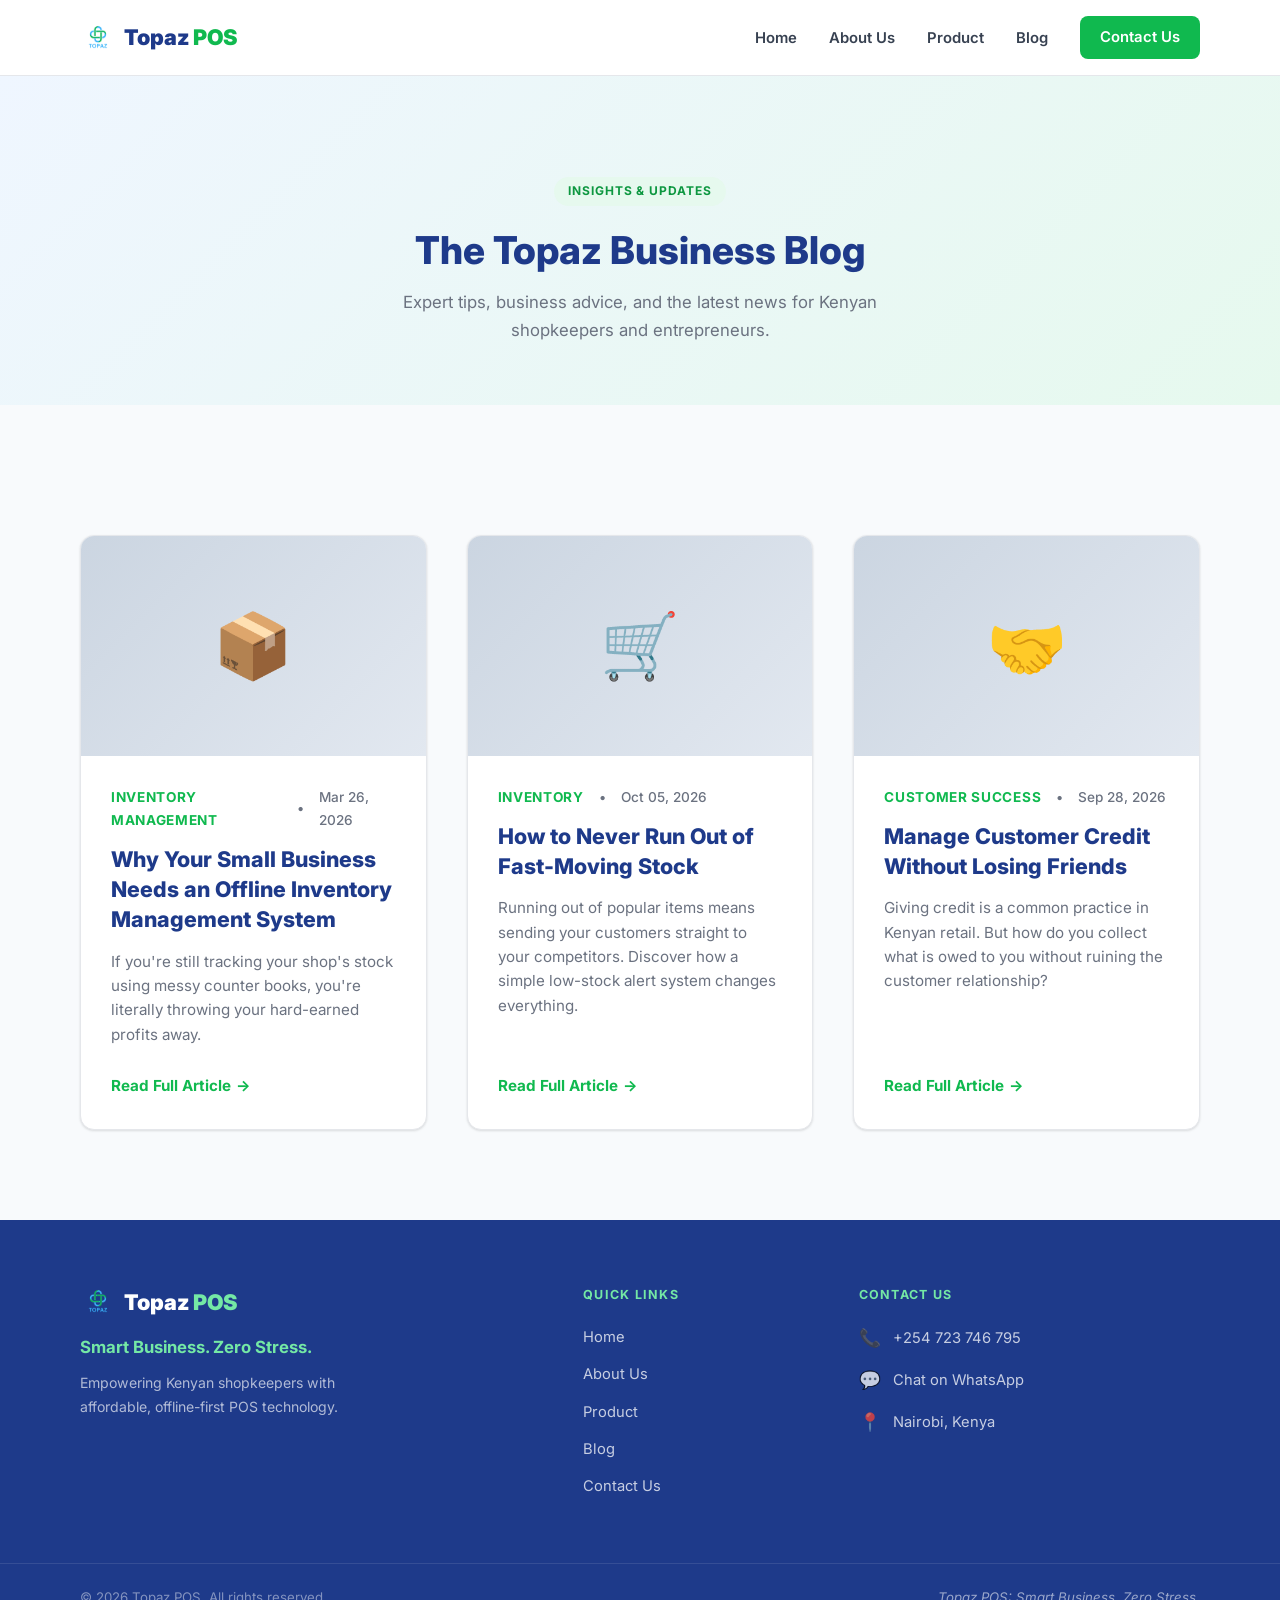
<file: blog.html>
<!DOCTYPE html>
<html lang="en">

<head>
    <meta charset="UTF-8" />
    <meta name="viewport" content="width=device-width, initial-scale=1.0" />
    <meta name="description" content="Topaz POS Blog — Tips, news, and insights for Kenyan businesses." />
    <title>Blog | Topaz POS</title>
    <link rel="icon"
        href="data:image/svg+xml,<svg xmlns=%22http://www.w3.org/2000/svg%22 viewBox=%220 0 100 100%22><text y=%22.9em%22 font-size=%2290%22>💎</text></svg>">
    <link rel="preconnect" href="https://fonts.googleapis.com" />
    <link rel="preconnect" href="https://fonts.gstatic.com" crossorigin />
    <link href="https://fonts.googleapis.com/css2?family=Inter:wght@400;500;600;700;800;900&display=swap"
        rel="stylesheet" />
    <link rel="stylesheet" href="styles.css" />
    <style>
        /* Specific blog styles that aren't in styles.css yet */
        .blog-header {
            background: linear-gradient(135deg, #EFF6FF 0%, #e6f9ee 100%);
            padding: 100px 0 60px;
            text-align: center;
        }

        .blog-header .section-tag {
            margin-bottom: 20px;
        }

        .blog-grid {
            display: grid;
            grid-template-columns: repeat(auto-fill, minmax(320px, 1fr));
            gap: 40px;
            margin-top: 40px;
        }

        .blog-card {
            background: var(--white);
            border-radius: var(--radius-md);
            overflow: hidden;
            box-shadow: var(--shadow-sm);
            border: 1px solid var(--border);
            transition: transform var(--transition), box-shadow var(--transition);
            display: flex;
            flex-direction: column;
        }

        .blog-card:hover {
            transform: translateY(-8px);
            box-shadow: var(--shadow-lg);
        }

        .blog-image {
            width: 100%;
            height: 220px;
            object-fit: cover;
            background: linear-gradient(135deg, #CBD5E1, #E2E8F0);
            display: flex;
            align-items: center;
            justify-content: center;
            font-size: 4rem;
            color: #94A3B8;
        }

        .blog-content {
            padding: 30px;
            display: flex;
            flex-direction: column;
            flex-grow: 1;
        }

        .blog-meta {
            display: flex;
            align-items: center;
            gap: 15px;
            font-size: 0.85rem;
            color: var(--muted);
            margin-bottom: 12px;
            font-weight: 500;
        }

        .blog-category {
            color: var(--green);
            font-weight: 700;
            text-transform: uppercase;
            letter-spacing: 0.05em;
        }

        .blog-title {
            font-size: 1.35rem;
            font-weight: 800;
            color: var(--navy);
            margin-bottom: 15px;
            line-height: 1.4;
        }

        .blog-title a {
            color: inherit;
        }

        .blog-title a:hover {
            color: var(--green);
        }

        .blog-excerpt {
            font-size: 0.95rem;
            color: var(--muted);
            line-height: 1.6;
            margin-bottom: 25px;
            flex-grow: 1;
        }

        .blog-read-more {
            font-weight: 700;
            color: var(--green);
            font-size: 0.95rem;
            display: inline-flex;
            align-items: center;
            gap: 5px;
            transition: gap 0.2s;
        }

        .blog-read-more:hover {
            gap: 10px;
            color: var(--green-dark);
        }
    </style>
</head>

<body>

    <!-- ===== NAVIGATION ===== -->
    <header class="navbar">
        <div class="container nav-inner">
            <a href="index.html" class="logo" aria-label="Topaz POS Home">
                <img src="images/icon.png" alt="Topaz Logo" class="logo-img" style="height: 36px; width: auto;"
                    onerror="this.style.display='none';" />
                <span class="logo-text">Topaz <span class="logo-pos">POS</span></span>
            </a>
            <nav aria-label="Main navigation">
                <ul class="nav-links">
                    <li><a href="index.html#home">Home</a></li>
                    <li><a href="index.html#why-topaz">About Us</a></li>
                    <li><a href="index.html#what-you-get">Product</a></li>
                    <li><a href="blog.html">Blog</a></li>
                    <li><a href="index.html#contact" class="btn btn-nav">Contact Us</a></li>
                </ul>
            </nav>
            <button class="hamburger" aria-label="Open menu" aria-expanded="false" id="hamburger">
                <span></span><span></span><span></span>
            </button>
        </div>
        <!-- Mobile drawer -->
        <nav class="mobile-nav" id="mobile-nav" aria-label="Mobile navigation">
            <ul>
                <li><a href="index.html#home" class="mobile-link">Home</a></li>
                <li><a href="index.html#why-topaz" class="mobile-link">About Us</a></li>
                <li><a href="index.html#what-you-get" class="mobile-link">Product</a></li>
                <li><a href="blog.html" class="mobile-link">Blog</a></li>
                <li><a href="index.html#contact" class="mobile-link btn btn-green-full">Contact Us</a></li>
            </ul>
        </nav>
    </header>

    <main>
        <!-- ===== BLOG HEADER ===== -->
        <section class="blog-header">
            <div class="container fade-in">
                <span class="section-tag">Insights & Updates</span>
                <h1 class="section-title">The Topaz Business Blog</h1>
                <p class="section-sub">Expert tips, business advice, and the latest news for Kenyan shopkeepers and
                    entrepreneurs.</p>
            </div>
        </section>

        <!-- ===== BLOG POSTS ===== -->
        <section class="section bg-light" id="blog-posts">
            <div class="container">
                <div class="blog-grid">

                    <!-- Post 1 -->
                    <article class="blog-card fade-in">
                        <div class="blog-image">📦</div>
                        <div class="blog-content">
                            <div class="blog-meta">
                                <span class="blog-category">Inventory Management</span>
                                <span>•</span>
                                <span>Mar 26, 2026</span>
                            </div>
                            <h2 class="blog-title"><a href="blog-offline-inventory.html">Why Your Small Business Needs
                                    an Offline Inventory Management System</a></h2>
                            <p class="blog-excerpt">If you're still tracking your shop's stock using messy counter
                                books, you're literally throwing your hard-earned profits away.</p>
                            <div>
                                <a href="blog-offline-inventory.html" class="blog-read-more">Read Full Article
                                    <span>→</span></a>
                            </div>
                        </div>
                    </article>

                    <!-- Post 2 -->
                    <article class="blog-card fade-in">
                        <div class="blog-image">🛒</div>
                        <div class="blog-content">
                            <div class="blog-meta">
                                <span class="blog-category">Inventory</span>
                                <span>•</span>
                                <span>Oct 05, 2026</span>
                            </div>
                            <h2 class="blog-title"><a href="#">How to Never Run Out of Fast-Moving Stock</a></h2>
                            <p class="blog-excerpt">Running out of popular items means sending your customers straight
                                to your competitors. Discover how a simple low-stock alert system changes everything.
                            </p>
                            <div>
                                <a href="#" class="blog-read-more">Read Full Article <span>→</span></a>
                            </div>
                        </div>
                    </article>

                    <!-- Post 3 -->
                    <article class="blog-card fade-in">
                        <div class="blog-image">🤝</div>
                        <div class="blog-content">
                            <div class="blog-meta">
                                <span class="blog-category">Customer Success</span>
                                <span>•</span>
                                <span>Sep 28, 2026</span>
                            </div>
                            <h2 class="blog-title"><a href="#">Manage Customer Credit Without Losing Friends</a></h2>
                            <p class="blog-excerpt">Giving credit is a common practice in Kenyan retail. But how do you
                                collect what is owed to you without ruining the customer relationship?</p>
                            <div>
                                <a href="#" class="blog-read-more">Read Full Article <span>→</span></a>
                            </div>
                        </div>
                    </article>

                </div>
            </div>
        </section>
    </main>

    <!-- ===== FOOTER ===== -->
    <footer class="footer" id="footer" aria-label="Site footer">
        <div class="container footer-inner">

            <div class="footer-brand">
                <a href="index.html" class="logo logo-white" aria-label="Topaz POS Home">
                    <img src="images/icon.png" alt="Topaz Logo" class="logo-img" style="height: 36px; width: auto;"
                        onerror="this.style.display='none';" />
                    <span class="logo-text">Topaz <span class="logo-pos">POS</span></span>
                </a>
                <p class="footer-tagline">Smart Business. Zero Stress.</p>
                <p class="footer-desc">Empowering Kenyan shopkeepers with affordable, offline-first POS technology.</p>
            </div>

            <div class="footer-links">
                <h4 class="footer-heading">Quick Links</h4>
                <ul>
                    <li><a href="index.html#home">Home</a></li>
                    <li><a href="index.html#why-topaz">About Us</a></li>
                    <li><a href="index.html#what-you-get">Product</a></li>
                    <li><a href="blog.html">Blog</a></li>
                    <li><a href="index.html#contact">Contact Us</a></li>
                </ul>
            </div>

            <div class="footer-contact">
                <h4 class="footer-heading">Contact Us</h4>
                <ul class="footer-contact-list">
                    <li>
                        <span class="contact-icon">📞</span>
                        <a href="tel:+254723746795">+254 723 746 795</a>
                    </li>
                    <li>
                        <span class="contact-icon">💬</span>
                        <a href="https://wa.me/254723746795" target="_blank" rel="noopener noreferrer">Chat on
                            WhatsApp</a>
                    </li>
                    <li>
                        <span class="contact-icon">📍</span>
                        <span>Nairobi, Kenya</span>
                    </li>
                </ul>
            </div>

        </div>

        <div class="footer-bottom">
            <div class="container footer-bottom-inner">
                <p>&copy; <span id="year"></span> Topaz POS. All rights reserved.</p>
                <p class="footer-motto">Topaz POS: Smart Business. Zero Stress.</p>
            </div>
        </div>
    </footer>

    <script>
        document.getElementById('year').textContent = new Date().getFullYear();

        const hamburger = document.getElementById('hamburger');
        const mobileNav = document.getElementById('mobile-nav');
        hamburger.addEventListener('click', () => {
            const open = hamburger.getAttribute('aria-expanded') === 'true';
            hamburger.setAttribute('aria-expanded', String(!open));
            hamburger.classList.toggle('open');
            mobileNav.classList.toggle('mobile-nav-open');
        });

        const navbar = document.querySelector('.navbar');
        window.addEventListener('scroll', () => {
            navbar.classList.toggle('navbar-scrolled', window.scrollY > 20);
        });

        const observer = new IntersectionObserver((entries) => {
            entries.forEach(entry => {
                if (entry.isIntersecting) {
                    entry.target.classList.add('visible');
                }
            });
        }, { threshold: 0.12 });

        document.querySelectorAll('.fade-in').forEach(el => {
            observer.observe(el);
        });
    </script>
</body>

</html>
</file>
<file: styles.css>
/* ========================================================
   TOPAZ POS — Landing Page Styles
   Color Palette:
     --green:  #10B94F  (Topaz Green — action)
     --navy:   #1E3A8A  (Trust Navy  — headings)
     --light:  #F8FAFC  (Background light)
     --white:  #FFFFFF
     --text:   #374151  (Body text dark grey)
     --muted:  #6B7280  (Subtle text)
======================================================== */

/* ── RESET & BASE ─────────────────────────────────────── */
*, *::before, *::after { box-sizing: border-box; margin: 0; padding: 0; }

html {
  scroll-behavior: smooth;
  font-size: 16px;
  -webkit-text-size-adjust: 100%;
}

body {
  font-family: 'Inter', Arial, Helvetica, sans-serif;
  background-color: #F8FAFC;
  color: #374151;
  line-height: 1.7;
  overflow-x: hidden;
}

img { max-width: 100%; height: auto; display: block; }
a   { text-decoration: none; color: inherit; transition: color .2s; }
ul  { list-style: none; }
button { font-family: inherit; cursor: pointer; border: none; }

/* ── CSS VARIABLES ────────────────────────────────────── */
:root {
  --green:        #10B94F;
  --green-dark:   #0d9740;
  --green-light:  #e6f9ee;
  --navy:         #1E3A8A;
  --navy-dark:    #16296b;
  --light:        #F8FAFC;
  --white:        #FFFFFF;
  --text:         #374151;
  --muted:        #6B7280;
  --border:       #E5E7EB;
  --radius-sm:    8px;
  --radius-md:    14px;
  --radius-lg:    22px;
  --shadow-sm:    0 1px 3px rgba(0,0,0,.08), 0 1px 2px rgba(0,0,0,.05);
  --shadow-md:    0 4px 18px rgba(0,0,0,.10);
  --shadow-lg:    0 10px 40px rgba(0,0,0,.14);
  --transition:   .25s ease;
}

/* ── UTILITIES ────────────────────────────────────────── */
.container {
  max-width: 1160px;
  margin-inline: auto;
  padding-inline: 20px;
}

.green-text   { color: var(--green); }
.white-text   { color: var(--white); }
.white-text-muted { color: rgba(255,255,255,.8); }

.section { padding-block: 90px; }
.bg-light { background-color: var(--light); }
.bg-white { background-color: var(--white); }

/* Section Header */
.section-header { text-align: center; margin-bottom: 56px; }
.section-tag {
  display: inline-block;
  background: var(--green-light);
  color: var(--green-dark);
  font-size: .75rem;
  font-weight: 700;
  text-transform: uppercase;
  letter-spacing: .08em;
  padding: 4px 14px;
  border-radius: 99px;
  margin-bottom: 16px;
}
.section-tag-white {
  background: rgba(255,255,255,.15);
  color: #fff;
}
.section-title {
  font-size: clamp(1.7rem, 3vw, 2.5rem);
  font-weight: 800;
  color: var(--navy);
  line-height: 1.25;
  max-width: 680px;
  margin-inline: auto;
  margin-bottom: 14px;
}
.section-sub {
  font-size: 1.05rem;
  color: var(--muted);
  max-width: 580px;
  margin-inline: auto;
}

/* ── BUTTONS ──────────────────────────────────────────── */
.btn {
  display: inline-flex;
  align-items: center;
  justify-content: center;
  gap: 8px;
  font-weight: 700;
  font-size: .95rem;
  border-radius: var(--radius-sm);
  padding: 12px 24px;
  transition: transform var(--transition), box-shadow var(--transition), background var(--transition);
  white-space: nowrap;
}
.btn:hover { transform: translateY(-2px); }
.btn:active { transform: translateY(0); }

.btn-green {
  background: var(--green);
  color: #fff;
  box-shadow: 0 4px 20px rgba(16,185,79,.35);
}
.btn-green:hover {
  background: var(--green-dark);
  box-shadow: 0 6px 28px rgba(16,185,79,.45);
}
.btn-outline {
  background: transparent;
  color: var(--navy);
  border: 2px solid var(--navy);
}
.btn-outline:hover { background: var(--navy); color: #fff; }

.btn-nav {
  background: var(--green);
  color: #fff !important;
  padding: 9px 20px;
  border-radius: var(--radius-sm);
  font-size: .88rem;
}
.btn-nav:hover { background: var(--green-dark); }

.btn-lg { padding: 15px 32px; font-size: 1.05rem; border-radius: 10px; }
.btn-full { width: 100%; }
.btn-green-full {
  display: block;
  background: var(--green);
  color: #fff;
  text-align: center;
  border-radius: var(--radius-sm);
  padding: 13px 20px;
  font-weight: 700;
  font-size: 1rem;
}

/* ── NAVBAR ───────────────────────────────────────────── */
.navbar {
  position: sticky;
  top: 0;
  z-index: 100;
  background: var(--white);
  border-bottom: 1px solid var(--border);
  transition: box-shadow .3s;
}
.navbar-scrolled { box-shadow: 0 2px 20px rgba(0,0,0,.1); }

.nav-inner {
  display: flex;
  align-items: center;
  justify-content: space-between;
  padding-block: 16px;
}

/* Logo */
.logo {
  display: flex;
  align-items: center;
  gap: 8px;
  font-weight: 900;
  font-size: 1.35rem;
  color: var(--navy);
}
.logo-icon { font-size: 1.5rem; }
.logo-pos  { color: var(--green); }
.logo-white { color: #fff; }
.logo-white .logo-pos { color: #74e8a5; }

.nav-links {
  display: flex;
  align-items: center;
  gap: 32px;
}
.nav-links a {
  font-size: .93rem;
  font-weight: 600;
  color: var(--text);
  position: relative;
}
.nav-links a:not(.btn-nav)::after {
  content: '';
  position: absolute;
  bottom: -3px; left: 0;
  width: 0; height: 2px;
  background: var(--green);
  transition: width .25s;
}
.nav-links a:not(.btn-nav):hover::after { width: 100%; }
.nav-links a:not(.btn-nav):hover { color: var(--navy); }

/* Hamburger */
.hamburger {
  display: none;
  flex-direction: column;
  gap: 5px;
  background: none;
  padding: 4px;
}
.hamburger span {
  display: block;
  width: 24px; height: 2px;
  background: var(--navy);
  border-radius: 2px;
  transition: all .3s;
}
.hamburger.open span:nth-child(1) { transform: translateY(7px) rotate(45deg); }
.hamburger.open span:nth-child(2) { opacity: 0; }
.hamburger.open span:nth-child(3) { transform: translateY(-7px) rotate(-45deg); }

/* Mobile Nav */
.mobile-nav {
  display: none;
  background: var(--white);
  border-top: 1px solid var(--border);
  padding: 16px 20px 24px;
}
.mobile-nav.mobile-nav-open { display: block; }
.mobile-nav ul { display: flex; flex-direction: column; gap: 12px; }
.mobile-nav a { font-size: 1rem; font-weight: 600; color: var(--text); }

/* ── SECTION 1: HERO ──────────────────────────────────── */
.hero {
  background: linear-gradient(135deg, #EFF6FF 0%, #F8FAFC 55%, #e6f9ee 100%);
  padding-top: 80px;
  padding-bottom: 0;
  overflow: hidden;
  position: relative;
}

.hero-inner {
  display: grid;
  grid-template-columns: 1fr 1fr;
  align-items: center;
  gap: 48px;
  padding-bottom: 60px;
}

.hero-content { max-width: 580px; }

.badge {
  display: inline-block;
  background: #DBEAFE;
  color: var(--navy);
  font-size: .8rem;
  font-weight: 700;
  letter-spacing: .05em;
  padding: 5px 14px;
  border-radius: 99px;
  margin-bottom: 20px;
}

.hero-title {
  font-size: clamp(2rem, 4vw, 3rem);
  font-weight: 900;
  color: var(--navy);
  line-height: 1.18;
  margin-bottom: 20px;
}
.highlight-green { color: var(--green); display: block; margin-top: 4px; }
.highlight-green em { font-style: italic; }

.hero-sub {
  font-size: 1.08rem;
  color: var(--muted);
  margin-bottom: 32px;
  line-height: 1.75;
}

/* Offer Box */
.offer-box {
  background: var(--green-light);
  border: 2px solid var(--green);
  border-radius: var(--radius-md);
  padding: 22px 28px;
  margin-bottom: 32px;
}
.offer-title {
  font-size: .88rem;
  font-weight: 700;
  text-transform: uppercase;
  letter-spacing: .06em;
  color: var(--green-dark);
  margin-bottom: 14px;
}
.offer-list { display: flex; flex-direction: column; gap: 10px; }
.offer-list li {
  display: flex;
  align-items: center;
  gap: 12px;
  font-size: 1.05rem;
  color: var(--text);
}
.check { font-size: 1.2rem; flex-shrink: 0; }
.price { color: var(--navy); font-size: 1.15rem; font-weight: 800; }

.hero-cta-group {
  display: flex;
  flex-wrap: wrap;
  gap: 14px;
  margin-bottom: 18px;
}

.trust-note {
  font-size: .88rem;
  color: var(--muted);
  font-weight: 500;
}

/* Hero Image */
.hero-image-wrap {
  position: relative;
  display: flex;
  align-items: center;
  justify-content: center;
}
.hero-img-container {
  position: relative;
  border-radius: var(--radius-lg);
  overflow: hidden;
  box-shadow: var(--shadow-lg);
  width: 100%;
  max-width: 520px;
  aspect-ratio: 1/0.9;
  background: #e2e8f0;
}
.hero-img {
  width: 100%;
  height: 100%;
  object-fit: cover;
  object-position: top center;
  display: block;
}
.img-placeholder {
  width: 100%; height: 100%;
  display: flex;
  flex-direction: column;
  align-items: center;
  justify-content: center;
  gap: 8px;
  background: linear-gradient(135deg, #CBD5E1, #E2E8F0);
  color: #64748B;
}
.img-placeholder span { font-size: 4rem; }
.img-placeholder p { font-weight: 700; font-size: 1.1rem; }
.img-placeholder small { font-size: .85rem; }

/* Floating Badges */
.float-badge {
  position: absolute;
  background: var(--white);
  border-radius: 50px;
  padding: 10px 18px;
  display: flex;
  align-items: center;
  gap: 8px;
  font-size: .85rem;
  font-weight: 700;
  color: var(--navy);
  box-shadow: var(--shadow-md);
  animation: float 3s ease-in-out infinite;
  white-space: nowrap;
}
.badge-icon { font-size: 1.1rem; }
.badge-top-right  { top: 16px; right: -14px; animation-delay: 0s; }
.badge-bottom-left { bottom: 30px; left: -14px; animation-delay: 1.5s; }

@keyframes float {
  0%, 100% { transform: translateY(0); }
  50%       { transform: translateY(-8px); }
}

/* Wave divider */
.wave { line-height: 0; }
.wave svg { display: block; width: 100%; }

/* ── SECTION 2: WHAT YOU GET ──────────────────────────── */
.cards-grid {
  display: grid;
  grid-template-columns: repeat(3, 1fr);
  gap: 28px;
}

.card {
  background: var(--white);
  border-radius: var(--radius-md);
  padding: 36px 30px;
  border: 1px solid var(--border);
  box-shadow: var(--shadow-sm);
  position: relative;
  transition: transform var(--transition), box-shadow var(--transition);
}
.card:hover {
  transform: translateY(-6px);
  box-shadow: var(--shadow-lg);
}
.card-featured {
  border-color: var(--green);
  box-shadow: 0 0 0 3px rgba(16,185,79,.15), var(--shadow-md);
}
.card-featured:hover {
  box-shadow: 0 0 0 3px rgba(16,185,79,.25), var(--shadow-lg);
}

.featured-ribbon {
  position: absolute;
  top: -1px; right: 20px;
  background: var(--green);
  color: #fff;
  font-size: .72rem;
  font-weight: 700;
  text-transform: uppercase;
  letter-spacing: .06em;
  padding: 4px 12px;
  border-radius: 0 0 8px 8px;
}

.card-icon-wrap {
  width: 62px; height: 62px;
  border-radius: 14px;
  display: flex; align-items: center; justify-content: center;
  margin-bottom: 16px;
}
.card-icon { font-size: 1.9rem; }

.card-number {
  font-size: .72rem;
  font-weight: 800;
  color: var(--green);
  letter-spacing: .1em;
  text-transform: uppercase;
  margin-bottom: 8px;
}

.card-title {
  font-size: 1.2rem;
  font-weight: 800;
  color: var(--navy);
  margin-bottom: 12px;
}

.card-body {
  font-size: .95rem;
  color: var(--muted);
  line-height: 1.7;
  margin-bottom: 18px;
}

.card-features {
  display: flex;
  flex-direction: column;
  gap: 7px;
}
.card-features li {
  font-size: .88rem;
  color: var(--text);
  font-weight: 600;
}

.card-note {
  margin-top: 14px;
  font-size: .8rem;
  color: var(--muted);
  font-style: italic;
}

/* ── SECTION 3: PRICING / HOW IT WORKS ───────────────── */
.steps-wrap { position: relative; margin-bottom: 56px; }

.steps-grid {
  display: grid;
  grid-template-columns: repeat(4, 1fr);
  gap: 20px;
}

.step-card {
  background: var(--light);
  border-radius: var(--radius-md);
  border: 1px solid var(--border);
  padding: 28px 22px;
  text-align: center;
  transition: transform var(--transition), box-shadow var(--transition);
  position: relative;
}
.step-card:hover { transform: translateY(-5px); box-shadow: var(--shadow-md); }

.step-card-highlight {
  background: var(--green-light);
  border-color: var(--green);
}

.step-num {
  width: 38px; height: 38px;
  border-radius: 50%;
  background: var(--navy);
  color: #fff;
  font-size: .95rem;
  font-weight: 800;
  display: flex; align-items: center; justify-content: center;
  margin: 0 auto 18px;
}
.step-num-green { background: var(--green); }

.step-icon { font-size: 2.4rem; margin-bottom: 12px; }

.step-title {
  font-size: 1.05rem;
  font-weight: 800;
  color: var(--navy);
  margin-bottom: 10px;
}

.step-body {
  font-size: .9rem;
  color: var(--muted);
  line-height: 1.7;
}

/* Math Box */
.math-box {
  background: var(--navy);
  color: #fff;
  border-radius: var(--radius-md);
  padding: 32px 40px;
  display: flex;
  align-items: center;
  justify-content: center;
  gap: 32px;
  flex-wrap: wrap;
}
.math-item { text-align: center; }
.math-label { display: block; font-size: .8rem; font-weight: 600; text-transform: uppercase; letter-spacing: .08em; color: rgba(255,255,255,.6); margin-bottom: 4px; }
.math-value { display: block; font-size: 1.5rem; font-weight: 900; color: #fff; }
.math-item-highlight .math-value { color: #74e8a5; }
.math-divider { font-size: 2.5rem; font-weight: 900; color: rgba(255,255,255,.3); }

/* ── SECTION 4: WHY TOPAZ ─────────────────────────────── */
.why-section {
  background: linear-gradient(135deg, var(--navy) 0%, #122466 100%);
}
.why-section .section-title { color: var(--white); }

.compare-grid {
  display: grid;
  grid-template-columns: 1fr 1fr;
  gap: 24px;
  margin-bottom: 50px;
}

.compare-col {
  border-radius: var(--radius-md);
  padding: 36px 32px;
}
.compare-col-bad  { background: rgba(255,255,255,.06); border: 1px solid rgba(255,255,255,.12); }
.compare-col-good { background: rgba(16,185,79,.14);   border: 1px solid rgba(16,185,79,.35); }

.compare-heading {
  font-size: 1.1rem;
  font-weight: 800;
  color: #fff;
  margin-bottom: 22px;
}

.compare-list { display: flex; flex-direction: column; gap: 16px; }

.compare-item {
  display: flex;
  align-items: flex-start;
  gap: 14px;
  font-size: .95rem;
  color: rgba(255,255,255,.85);
  line-height: 1.6;
}

.compare-x     { color: #F87171; font-size: 1.2rem; font-weight: 900; flex-shrink: 0; line-height: 1.4; }
.compare-check { color: #4ADE80; font-size: 1.2rem; font-weight: 900; flex-shrink: 0; line-height: 1.4; }
.compare-good strong { color: #4ADE80; }
.compare-bad  strong { color: #FCA5A5; }

.why-cta { text-align: center; }

/* ── SECTION 5: FAQ ───────────────────────────────────── */
.faq-list { max-width: 760px; margin-inline: auto; display: flex; flex-direction: column; gap: 14px; }

.faq-item {
  background: var(--white);
  border: 1px solid var(--border);
  border-radius: var(--radius-md);
  overflow: hidden;
  transition: box-shadow var(--transition);
}
.faq-item[open] { box-shadow: var(--shadow-md); border-color: var(--green); }

.faq-question {
  display: flex;
  align-items: center;
  justify-content: space-between;
  gap: 16px;
  cursor: pointer;
  padding: 20px 26px;
  font-size: 1rem;
  font-weight: 700;
  color: var(--navy);
  list-style: none;
  user-select: none;
  transition: background var(--transition);
}
.faq-question::-webkit-details-marker { display: none; }
.faq-question:hover { background: var(--light); }
.faq-item[open] .faq-question { color: var(--green); }

.faq-icon {
  font-size: 1.3rem;
  font-weight: 400;
  color: var(--green);
  flex-shrink: 0;
  transition: transform .25s;
}

.faq-answer {
  padding: 0 26px 22px;
  font-size: .97rem;
  color: var(--muted);
  line-height: 1.75;
  border-top: 1px solid var(--border);
  padding-top: 16px;
}
.faq-answer strong { color: var(--text); }

/* ── CONTACT / ORDER CTA ──────────────────────────────── */
.cta-section {
  background: linear-gradient(135deg, #EFF6FF 0%, #e6f9ee 100%);
  padding-block: 100px;
}

.cta-inner {
  display: grid;
  grid-template-columns: 1fr 1fr;
  gap: 64px;
  align-items: center;
}

.cta-title {
  font-size: clamp(1.8rem, 3vw, 2.6rem);
  font-weight: 900;
  color: var(--navy);
  line-height: 1.2;
  margin-bottom: 18px;
}
.cta-sub { font-size: 1rem; color: var(--muted); line-height: 1.75; }

/* Form */
.cta-box {
  background: var(--white);
  border-radius: var(--radius-lg);
  padding: 40px;
  box-shadow: var(--shadow-lg);
  border: 1px solid var(--border);
}
.cta-box-title {
  font-size: 1.3rem;
  font-weight: 800;
  color: var(--navy);
  margin-bottom: 26px;
  padding-bottom: 16px;
  border-bottom: 2px solid var(--green-light);
}
.cta-form { display: flex; flex-direction: column; gap: 18px; }

.form-field { display: flex; flex-direction: column; gap: 6px; }
.form-field label {
  font-size: .88rem;
  font-weight: 700;
  color: var(--navy);
}
.form-field input {
  padding: 13px 16px;
  border: 1.5px solid var(--border);
  border-radius: var(--radius-sm);
  font-family: inherit;
  font-size: .97rem;
  color: var(--text);
  transition: border-color .2s, box-shadow .2s;
  outline: none;
  background: var(--light);
}
.form-field input:focus {
  border-color: var(--green);
  box-shadow: 0 0 0 3px rgba(16,185,79,.15);
  background: var(--white);
}
.form-field input::placeholder { color: #9CA3AF; }

.form-note {
  text-align: center;
  font-size: .82rem;
  color: var(--muted);
  margin-top: -4px;
}

/* ── FOOTER ───────────────────────────────────────────── */
.footer {
  background: var(--navy);
  color: rgba(255,255,255,.85);
}

.footer-inner {
  display: grid;
  grid-template-columns: 2fr 1fr 1.5fr;
  gap: 48px;
  padding-block: 64px;
}

.footer-tagline {
  font-size: 1.05rem;
  font-weight: 700;
  color: #74e8a5;
  margin-top: 12px;
  margin-bottom: 10px;
}
.footer-desc { font-size: .88rem; line-height: 1.7; color: rgba(255,255,255,.65); max-width: 280px; }

.footer-heading {
  font-size: .78rem;
  font-weight: 700;
  text-transform: uppercase;
  letter-spacing: .1em;
  color: #74e8a5;
  margin-bottom: 18px;
}

.footer-links ul { display: flex; flex-direction: column; gap: 10px; }
.footer-links a { font-size: .92rem; color: rgba(255,255,255,.75); transition: color .2s; }
.footer-links a:hover { color: #fff; }

.footer-contact-list { display: flex; flex-direction: column; gap: 12px; }
.footer-contact-list li {
  display: flex;
  align-items: center;
  gap: 12px;
  font-size: .92rem;
  color: rgba(255,255,255,.75);
}
.contact-icon { font-size: 1.1rem; flex-shrink: 0; }
.footer-contact-list a { color: rgba(255,255,255,.75); }
.footer-contact-list a:hover { color: #fff; }

.footer-bottom { border-top: 1px solid rgba(255,255,255,.1); }
.footer-bottom-inner {
  display: flex;
  align-items: center;
  justify-content: space-between;
  flex-wrap: wrap;
  gap: 10px;
  padding-block: 22px;
  font-size: .83rem;
  color: rgba(255,255,255,.45);
}
.footer-motto { font-style: italic; color: rgba(255,255,255,.55); }

/* ── SCROLL ANIMATIONS ────────────────────────────────── */
.fade-in {
  opacity: 0;
  transform: translateY(28px);
  transition: opacity .55s ease, transform .55s ease;
}
.fade-in.visible {
  opacity: 1;
  transform: translateY(0);
}

/* Staggered delay for grid children */
.cards-grid .card:nth-child(2)    { transition-delay: .12s; }
.cards-grid .card:nth-child(3)    { transition-delay: .24s; }
.steps-grid .step-card:nth-child(2) { transition-delay: .10s; }
.steps-grid .step-card:nth-child(3) { transition-delay: .20s; }
.steps-grid .step-card:nth-child(4) { transition-delay: .30s; }
.compare-col:nth-child(2) { transition-delay: .15s; }

/* ── RESPONSIVE — TABLET (≤960px) ────────────────────── */
@media (max-width: 960px) {

  .nav-links { display: none; }
  .hamburger { display: flex; }

  .hero-inner {
    grid-template-columns: 1fr;
    text-align: center;
    padding-bottom: 40px;
  }
  .hero-content { max-width: 100%; }
  .hero-cta-group { justify-content: center; }
  .offer-list li { justify-content: center; }

  .hero-image-wrap {
    order: -1;
    max-width: 460px;
    margin-inline: auto;
  }
  .badge-top-right  { right: 0; }
  .badge-bottom-left { left: 0; }

  .cards-grid { grid-template-columns: 1fr; max-width: 420px; margin-inline: auto; }

  .steps-grid { grid-template-columns: 1fr 1fr; }

  .compare-grid { grid-template-columns: 1fr; }

  .cta-inner { grid-template-columns: 1fr; gap: 40px; }
  .cta-text  { text-align: center; }

  .footer-inner { grid-template-columns: 1fr 1fr; }
  .footer-brand { grid-column: 1 / -1; }
}

/* ── RESPONSIVE — MOBILE (≤600px) ────────────────────── */
@media (max-width: 600px) {
  .section { padding-block: 64px; }

  .hero { padding-top: 40px; }

  .hero-title { font-size: 1.75rem; }
  .hero-sub   { font-size: .97rem; }
  .hero-image-wrap { max-width: 320px; }

  .float-badge { display: none; }

  .offer-box { padding: 18px 20px; }

  .steps-grid { grid-template-columns: 1fr; }
  .step-connector { display: none; }

  .math-box {
    flex-direction: column;
    gap: 18px;
    padding: 28px 24px;
  }
  .math-divider { font-size: 1.6rem; }

  .cta-box { padding: 28px 22px; }

  .footer-inner {
    grid-template-columns: 1fr;
    gap: 36px;
    padding-block: 48px;
  }

  .footer-bottom-inner { flex-direction: column; text-align: center; gap: 6px; }

  .cards-grid { max-width: 100%; }
}

/* ── PRINT ────────────────────────────────────────────── */
@media print {
  .navbar, .hamburger, .mobile-nav, .float-badge, .wave { display: none; }
  .hero { background: none; }
  .footer { background: var(--navy) !important; -webkit-print-color-adjust: exact; }
}
</file>
